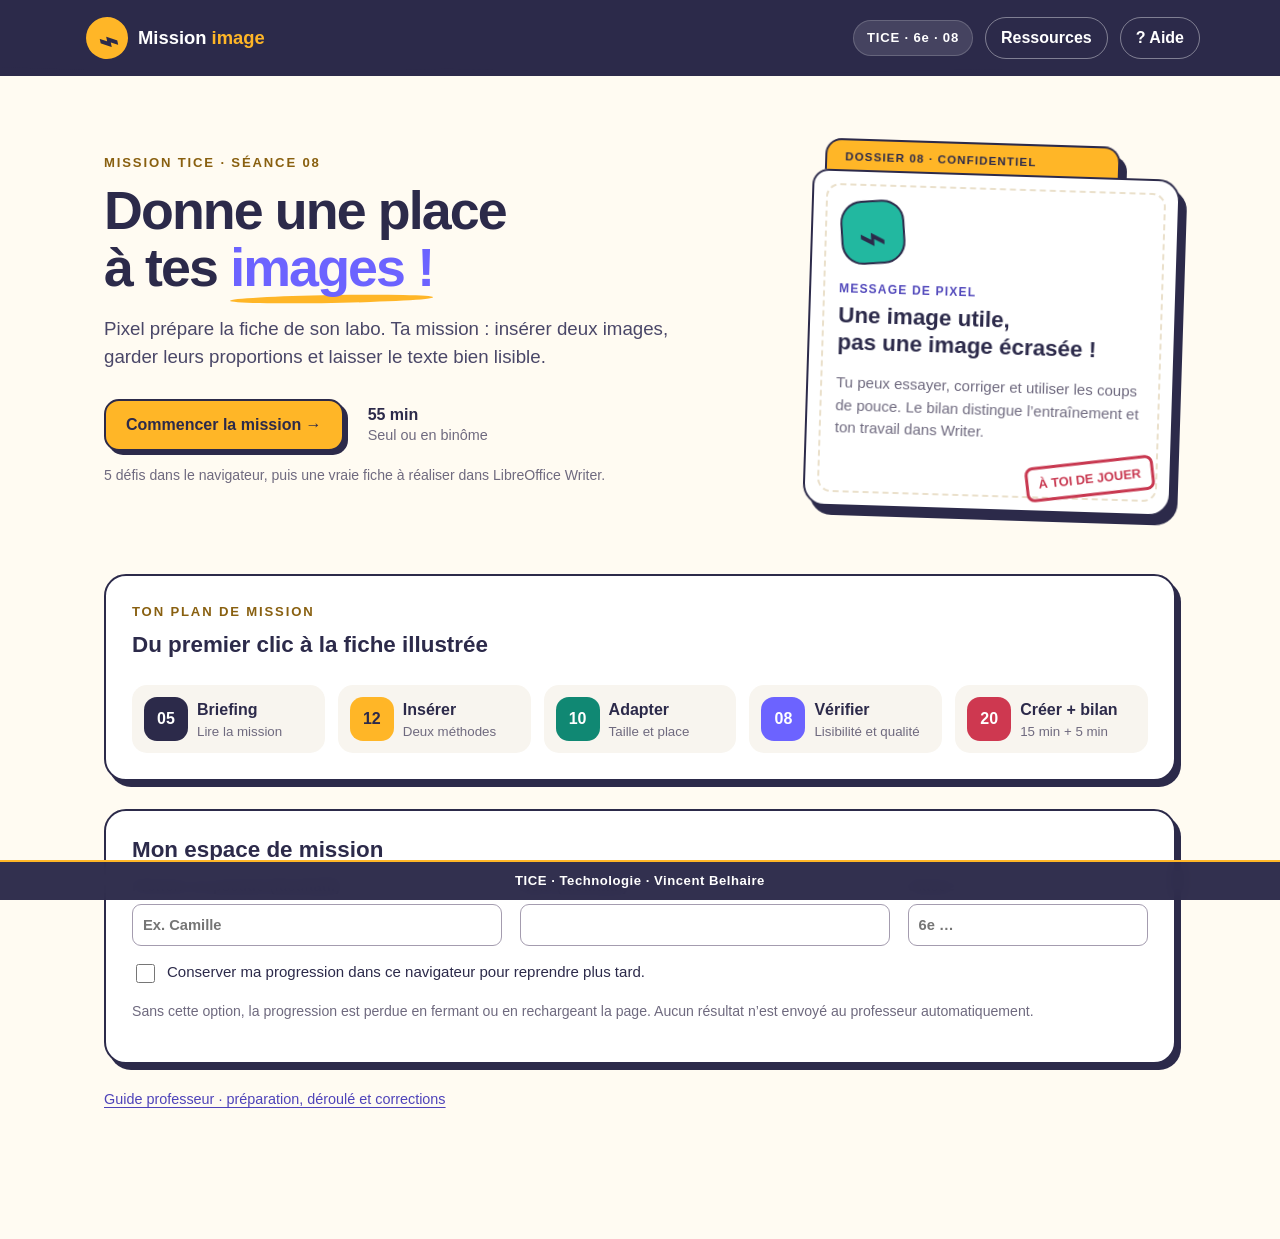
<file: index.html>
<!doctype html>
<html lang="fr">
<head>
<meta charset="utf-8">
<meta name="viewport" content="width=device-width, initial-scale=1">
<meta name="theme-color" content="#2c2a4a">
<meta name="description" content="Mission image : insérer, redimensionner et placer des images dans Writer. TICE 6e, séance de 55 minutes, avec bilan imprimable.">
<title>Mission image · TICE 6e · Séance 08</title>
<link rel="icon" href="data:image/svg+xml,%3Csvg xmlns='http://www.w3.org/2000/svg' viewBox='0 0 64 64'%3E%3Crect width='64' height='64' rx='16' fill='%232c2a4a'/%3E%3Crect x='12' y='14' width='40' height='34' rx='4' fill='%23ffb627'/%3E%3Cpath d='M15 43l12-13 8 8 8-11 8 16' fill='%2322b8a0'/%3E%3C/svg%3E">
<link rel="stylesheet" href="style.css">
<script defer src="script.js"></script>
</head>
<body>
<a class="skip-link" href="#main">Aller à la mission</a>
<header class="site-header">
 <button class="brand" type="button" data-go="welcome" aria-label="Retour à l’accueil"><span class="brand-mark" aria-hidden="true">⌁</span><span>Mission <strong>image</strong></span></button>
 <div class="header-actions"><span class="level-pill">TICE · 6e · 08</span><button class="outline-button light" data-resources type="button">Ressources</button><button class="outline-button light" data-help="general" type="button">? Aide</button></div>
</header>
<div class="mission-bar" id="missionBar" hidden>
 <div class="mission-bar__inner"><p id="stepLabel">Défi 1 sur 5</p><div class="progress-track" role="progressbar" aria-label="Critères réussis dans le simulateur" aria-valuemin="0" aria-valuemax="100" aria-valuenow="0"><span id="progressFill"></span></div><p class="score-chip">★ <strong id="scoreValue">0</strong> / 1000</p></div>
 <nav class="step-nav" aria-label="Étapes de la séance"><button type="button" data-go="insert">1 · Insérer</button><button type="button" data-go="drag">2 · Firefox</button><button type="button" data-go="resize">3 · Taille</button><button type="button" data-go="place">4 · Placer</button><button type="button" data-go="quality">5 · Vérifier</button><button type="button" data-go="practice">6 · Dans Writer</button><button type="button" data-go="report">Bilan</button></nav>
</div>
<main id="main">
<noscript><p class="instruction-card">Active JavaScript pour utiliser les défis. La galerie et le guide professeur restent consultables.</p></noscript>
<section class="screen is-active welcome-screen" id="welcome" aria-labelledby="welcomeTitle">
 <div class="welcome-grid">
  <div class="welcome-copy"><p class="eyebrow">MISSION TICE · SÉANCE 08</p><h1 id="welcomeTitle" tabindex="-1">Donne une place<br>à tes <span>images !</span></h1><p class="lede">Pixel prépare la fiche de son labo. Ta mission : insérer deux images, garder leurs proportions et laisser le texte bien lisible.</p><div class="start-row"><button class="primary-button" id="startButton" type="button">Commencer la mission →</button><p><strong>55 min</strong><br><span>Seul ou en binôme</span></p></div><p class="small-note">5 défis dans le navigateur, puis une vraie fiche à réaliser dans LibreOffice Writer.</p></div>
  <div class="mission-dossier"><div class="dossier-tab">DOSSIER 08 · CONFIDENTIEL</div><div class="dossier-paper"><div class="pixel-avatar" aria-hidden="true">⌁</div><p class="dossier-kicker">MESSAGE DE PIXEL</p><h2>Une image utile,<br>pas une image écrasée !</h2><p>Tu peux essayer, corriger et utiliser les coups de pouce. Le bilan distingue l’entraînement et ton travail dans Writer.</p><div class="stamp">À TOI DE JOUER</div></div></div>
 </div>
 <div class="resume-card" id="resumeCard" hidden><strong>Une progression est enregistrée sur cet ordinateur.</strong><p>Ne reprends que ton propre travail.</p><button class="primary-button" id="resumeButton" type="button">Reprendre ma mission</button><button class="secondary-button" id="forgetSaved" type="button">Effacer cette progression</button></div>
 <div class="briefing-card"><p class="eyebrow">TON PLAN DE MISSION</p><h2>Du premier clic à la fiche illustrée</h2><ol class="timeline"><li><span class="time">05</span><strong>Briefing</strong><small>Lire la mission</small></li><li><span class="time amber">12</span><strong>Insérer</strong><small>Deux méthodes</small></li><li><span class="time teal">10</span><strong>Adapter</strong><small>Taille et place</small></li><li><span class="time purple">08</span><strong>Vérifier</strong><small>Lisibilité et qualité</small></li><li><span class="time coral">20</span><strong>Créer + bilan</strong><small>15 min + 5 min</small></li></ol></div>
 <div class="card identity-card"><h2>Mon espace de mission</h2><div class="identity-fields"><label>Prénom ou pseudo (facultatif)<input id="firstName" maxlength="35" autocomplete="off" placeholder="Ex. Camille"></label><label>Nom (facultatif)<input id="lastName" maxlength="45" autocomplete="off"></label><label>Classe<input id="className" maxlength="15" autocomplete="off" placeholder="6e …"></label></div><label class="checkline"><input type="checkbox" id="remember"> Conserver ma progression dans ce navigateur pour reprendre plus tard.</label><p class="small-note" id="storageInfo">Sans cette option, la progression est perdue en fermant ou en rechargeant la page. Aucun résultat n’est envoyé au professeur automatiquement.</p></div>
 <p class="teacher-link"><a href="enseignant/guide.html" data-doc="enseignant/guide.html" target="_blank" rel="noopener">Guide professeur · préparation, déroulé et corrections</a></p>
</section>

<section class="screen challenge-screen" id="insert" aria-labelledby="insertTitle" hidden>
 <div class="challenge-heading"><div><p class="eyebrow">DÉFI 01 · INSÉRER UNE IMAGE LOCALE</p><h1 id="insertTitle" tabindex="-1">La bonne image, au bon endroit</h1></div><button class="hint-button" type="button" data-help="insert">💡 Coup de pouce</button></div>
 <div class="instruction-card"><span class="instruction-number">1</span><div><p class="instruction-label">ENTRAÎNEMENT · INTERFACE SIMPLIFIÉE</p><p>Ouvre <strong>Insertion &gt; Image</strong>, choisis <strong>robot_pixel.png</strong>, puis insère-le dans la fiche.</p></div></div>
 <div class="writer-shell"><div class="window-titlebar"><span>Le_labo_de_Pixel.odt — Writer simulé</span><span aria-hidden="true">— □ ×</span></div><div class="menu-bar"><span>Fichier</span><span>Édition</span><span>Affichage</span><div class="menu-wrap"><button type="button" id="insertMenuBtn" aria-expanded="false" aria-controls="insertMenu">Insertion ▾</button><div class="app-menu" id="insertMenu" hidden><button type="button" id="chooseImage">▧ Image…</button><span>Tableau…</span><span>Caractère spécial…</span></div></div><span>Format</span></div><div class="writer-workspace"><article class="paper"><h2>Le labo de Pixel</h2><p>Au labo de Pixel, les élèves imaginent des objets pour leur collège.</p><div class="image-placeholder" id="localImagePlace">▧<br>Ton image apparaîtra ici.</div><figure id="localImageResult" hidden><img data-img="robot" alt="Pixel, petit robot illustré, inséré dans la page"><figcaption>Pixel, le robot du labo.</figcaption></figure></article></div></div>
 <div class="feedback" id="fb-insert" role="status">Commence par le menu Insertion.</div>
 <div class="card mini-quiz" data-quiz="embed"><p class="eyebrow">LE DOCUMENT DOIT VOYAGER</p><h2>Si l’option « Lier » est proposée, que faire pour garder l’image dans le document ?</h2><div class="answer-grid"><button type="button" data-answer="link">Cocher « Lier » : le document utilisera le fichier d’origine.</button><button type="button" data-answer="embed">Ne pas cocher « Lier » : incorporer une copie de l’image.</button></div><p class="feedback" id="fb-embed" role="status">Choisis la solution adaptée à un document à rendre.</p></div>
 <div class="screen-actions"><button class="secondary-button" type="button" data-go="welcome">← Accueil</button><button class="primary-button" type="button" data-go="drag">Défi suivant →</button></div>
</section>

<section class="screen challenge-screen" id="drag" aria-labelledby="dragTitle" hidden>
 <div class="challenge-heading"><div><p class="eyebrow">DÉFI 02 · DE FIREFOX À WRITER</p><h1 id="dragTitle" tabindex="-1">Attrape l’image, pas le lien !</h1></div><button class="hint-button" type="button" data-help="drag">💡 Coup de pouce</button></div>
 <div class="instruction-card teal-card"><span class="instruction-number">2</span><div><p class="instruction-label">SIMULATION · DEUX FENÊTRES CÔTE À CÔTE</p><p>Fais glisser <strong>l’image du jardin</strong> vers la zone de la fiche. Maintiens le bouton gauche, déplace la souris, puis relâche.</p></div></div>
 <div class="split-lab"><div class="browser-shell"><div class="window-titlebar">Firefox simulé · Galerie de Pixel</div><div class="fake-address">⌕ galerie de la séance · hors ligne</div><div class="gallery-tile"><p class="tag">IMAGE AUTORISÉE POUR L’EXERCICE</p><img data-img="garden" id="dragGarden" draggable="true" tabindex="0" alt="Jardin solaire à faire glisser vers la fiche"><p>Le jardin solaire du collège</p><button class="secondary-button small-button" id="selectGarden" type="button">Sélectionner cette image</button><p class="small-note">Alternative au glissement : sélectionne l’image, puis clique sur la zone de dépôt.</p></div></div><div class="writer-shell"><div class="window-titlebar">Writer simulé · Ma fiche</div><div class="writer-workspace compact"><article class="paper"><h2>Un jardin plein d’idées</h2><p>Voici le deuxième projet du labo de Pixel.</p><button type="button" class="drop-zone" id="gardenDrop" aria-label="Déposer l’image du jardin dans la fiche"><span>▧<br>Dépose l’image ici.</span></button></article></div></div></div>
 <div class="feedback" id="fb-drag" role="status">L’image doit quitter la galerie et apparaître dans la fiche.</div>
 <div class="card mini-quiz" data-quiz="fallback"><p class="eyebrow">DANS LES VRAIS LOGICIELS</p><h2>Le glisser-déposer ne donne qu’un lien, ou ne fonctionne pas. Que faire ?</h2><div class="answer-grid"><button type="button" data-answer="retry">Répéter le geste sans vérifier ce qui apparaît.</button><button type="button" data-answer="save">Enregistrer l’image, puis utiliser Insertion &gt; Image dans Writer.</button><button type="button" data-answer="url">Coller l’adresse de la page à la place de l’image.</button></div><p class="feedback" id="fb-fallback" role="status">Cherche une autre méthode fiable.</p></div>
 <div class="screen-actions"><button class="secondary-button" type="button" data-go="insert">← Retour</button><button class="primary-button" type="button" data-go="resize">Défi suivant →</button></div>
</section>

<section class="screen challenge-screen" id="resize" aria-labelledby="resizeTitle" hidden>
 <div class="challenge-heading"><div><p class="eyebrow">DÉFI 03 · REDIMENSIONNER</p><h1 id="resizeTitle" tabindex="-1">Plus petit, pas plus aplati</h1></div><button class="hint-button" type="button" data-help="resize">💡 Coup de pouce</button></div>
 <div class="instruction-card purple-card"><span class="instruction-number">3</span><div><p class="instruction-label">OBJECTIF · 8 CM DE LARGEUR</p><p>L’image mesure 12 × 7,5 cm. Active <strong>Conserver le ratio</strong>, puis règle sa largeur à <strong>8 cm</strong>. Sa hauteur doit devenir <strong>5 cm</strong>.</p></div></div>
 <div class="resize-lab"><div class="resize-stage"><div class="resize-object" id="resizeObject"><img data-img="robot" alt="Robot dont les dimensions changent pendant l’exercice" draggable="false"><span class="corner-mark tl"></span><span class="corner-mark tr"></span><span class="corner-mark bl"></span><button class="corner-handle" type="button" id="cornerHandle" aria-label="Poignée de coin : déplacer à la souris ou utiliser les flèches gauche et droite"></button></div><p class="size-readout" id="sizeReadout">12 × 7,5 cm</p><p class="small-note">Tu peux aussi tester la poignée de coin. Les champs permettent un réglage précis.</p></div><div class="card settings-panel"><h2>Position et taille</h2><p class="small-note">Commandes simplifiées pour s’entraîner.</p><label>Largeur (cm)<input id="imageWidth" type="number" min="2" max="14" step="0.1" value="12" inputmode="decimal"></label><label>Hauteur (cm)<input id="imageHeight" type="number" min="1" max="10" step="0.1" value="7.5" inputmode="decimal"></label><label class="checkline"><input id="keepRatio" type="checkbox"> Conserver le ratio</label><button class="primary-button" id="checkSize" type="button">Vérifier les dimensions</button><button class="text-button" id="resetSize" type="button">Rétablir 12 × 7,5 cm</button></div></div>
 <div class="feedback" id="fb-resize" role="status">Observe les proportions du robot pendant tes essais.</div>
 <div class="card mini-quiz" data-quiz="pixels"><h2>Une toute petite image devient floue quand on l’agrandit beaucoup. Quelle solution choisir ?</h2><div class="answer-grid"><button type="button" data-answer="stretch">L’étirer encore : cela ajoutera des détails.</button><button type="button" data-answer="source">Utiliser une image source de meilleure définition, ou l’afficher plus petite.</button></div><p class="feedback" id="fb-pixels" role="status">La taille dans la page et le nombre de pixels sont deux choses différentes.</p></div>
 <div class="screen-actions"><button class="secondary-button" type="button" data-go="drag">← Retour</button><button class="primary-button" type="button" data-go="place">Défi suivant →</button></div>
</section>

<section class="screen challenge-screen" id="place" aria-labelledby="placeTitle" hidden>
 <div class="challenge-heading"><div><p class="eyebrow">DÉFI 04 · DÉPLACER SANS CACHER</p><h1 id="placeTitle" tabindex="-1">À chacun sa place</h1></div><button class="hint-button" type="button" data-help="place">💡 Coup de pouce</button></div>
 <div class="instruction-card coral-card"><span class="instruction-number">4</span><div><p class="instruction-label">UNE MÉTHODE SIMPLE POUR CETTE FICHE</p><p>Ancre l’image <strong>comme caractère</strong>, centre <strong>son paragraphe</strong>, puis place-la <strong>juste après le premier paragraphe</strong>.</p></div></div>
 <div class="placement-controls card"><label>Ancrage<select id="anchorSelect"><option value="paragraph">Au paragraphe</option><option value="inline">Comme caractère</option></select></label><label>Alignement du paragraphe de l’image<select id="alignSelect"><option value="left">À gauche</option><option value="center">Centré</option><option value="right">À droite</option></select></label><button class="primary-button" id="checkAnchor" type="button">Vérifier mes réglages</button></div>
 <div class="placement-stage"><article class="paper placement-paper" id="placementPaper"><h2>Le labo de Pixel</h2><p>Au labo de Pixel, les élèves imaginent des objets pour leur collège. Une image aide à comprendre leur projet.</p><button class="position-slot" data-slot="intro" type="button">① Après le premier paragraphe</button><div class="movable-image floating" id="movableImage" draggable="true" tabindex="0" role="button" aria-label="Image à déplacer ; la sélectionner puis cliquer sur une destination"><img data-img="robot" alt="Pixel, image à repositionner" draggable="false"><span class="move-label">↔ Déplace-moi</span></div><p>La fiche présente aussi un jardin solaire. Chaque illustration doit laisser tous les mots visibles.</p><button class="position-slot" data-slot="end" type="button">② Après le deuxième paragraphe</button></article><aside class="placement-note"><strong>Regarde ce qui change.</strong><p id="anchorExplain">Ici, l’image flotte au-dessus du texte : elle peut le masquer.</p><p>Déplacement accessible : clique sur l’image, puis sur l’emplacement choisi.</p><p class="small-note">Dans Writer, tu peux aussi couper l’image, cliquer dans un paragraphe vide, puis la coller.</p></aside></div>
 <div class="feedback" id="fb-anchor" role="status">Vérifie d’abord l’ancrage et l’alignement.</div><div class="feedback" id="fb-move" role="status">Puis déplace l’image vers l’emplacement ①.</div>
 <div class="screen-actions"><button class="secondary-button" type="button" data-go="resize">← Retour</button><button class="primary-button" type="button" data-go="quality">Défi suivant →</button></div>
</section>

<section class="screen challenge-screen" id="quality" aria-labelledby="qualityTitle" hidden>
 <div class="challenge-heading"><div><p class="eyebrow">DÉFI 05 · CONTRÔLE QUALITÉ</p><h1 id="qualityTitle" tabindex="-1">Le regard du maquettiste</h1></div><button class="hint-button" type="button" data-help="quality">💡 Coup de pouce</button></div>
 <div class="instruction-card"><span class="instruction-number">5</span><div><p class="instruction-label">4 CONTRÔLES AVANT DE RENDRE</p><p>Choisis une réponse pour chaque situation. Lis le retour et corrige si nécessaire.</p></div></div>
 <div class="card mini-quiz" data-quiz="proportion"><h2>1. Quelle image conserve les proportions du robot ?</h2><div class="answer-grid image-answers"><button type="button" data-answer="squashed"><img data-img="robot" class="distorted" alt="Robot très aplati verticalement"><span>Image A</span></button><button type="button" data-answer="ratio"><img data-img="robot" alt="Robot aux proportions originales"><span>Image B</span></button></div><p class="feedback" id="fb-proportion" role="status">Compare la forme de la tête et des yeux.</p></div>
 <div class="card mini-quiz" data-quiz="readable"><h2>2. Une image cache une partie du texte. Que faut-il améliorer ?</h2><div class="answer-grid"><button type="button" data-answer="font">Diminuer tout le texte jusqu’à ce qu’il tienne autour.</button><button type="button" data-answer="layout">Revoir la place, l’ancrage ou l’adaptation du texte, puis contrôler la lisibilité.</button></div><p class="feedback" id="fb-readable" role="status">Le lecteur doit pouvoir lire chaque phrase.</p></div>
 <div class="card mini-quiz" data-quiz="credits"><h2>3. Pour cette fiche, quelle image choisir ?</h2><div class="answer-grid"><button type="button" data-answer="authorized">Une image fournie pour l’exercice, avec la mention de source demandée.</button><button type="button" data-answer="any">N’importe quelle image trouvée en ligne, sans vérifier les conditions d’utilisation.</button></div><p class="feedback" id="fb-credits" role="status">La galerie de la séance est prévue pour ton travail.</p></div>
 <div class="card mini-quiz" data-quiz="reopen"><h2>4. Comment vérifier le document avant de le rendre ?</h2><div class="answer-grid"><button type="button" data-answer="name">Vérifier seulement son nom dans le dossier.</button><button type="button" data-answer="check">Enregistrer, fermer puis rouvrir le fichier et vérifier les images ainsi que l’aperçu avant impression.</button></div><p class="feedback" id="fb-reopen" role="status">Un fichier enregistré doit aussi être vérifié.</p></div>
 <div class="screen-actions"><button class="secondary-button" type="button" data-go="place">← Retour</button><button class="primary-button" type="button" data-go="practice">À moi dans Writer →</button></div>
</section>

<section class="screen challenge-screen" id="practice" aria-labelledby="practiceTitle" hidden>
 <div class="challenge-heading"><div><p class="eyebrow">MISSION RÉELLE · ENVIRON 15 MIN</p><h1 id="practiceTitle" tabindex="-1">Crée ta fiche illustrée</h1></div><button class="hint-button" type="button" data-help="practice">💡 Coup de pouce</button></div>
 <div class="instruction-card teal-card"><span class="instruction-number">6</span><div><p class="instruction-label">CETTE FOIS, OUVRE LE VRAI LIBREOFFICE WRITER</p><p>Prépare une fiche <strong>sur une page A4</strong>, avec deux images de <strong>8 × 5 cm</strong>, centrées, sans cacher le texte.</p></div></div>
 <div class="resource-grid"><a class="resource-card" data-download="ressources/fiche_depart.odt" href="ressources/fiche_depart.odt" download><span>①</span><strong>Fiche de départ</strong><small>Ouvrir avec Writer · .odt</small></a><a class="resource-card" data-download="assets/robot_pixel.png" href="assets/robot_pixel.png" download><span>②</span><strong>Image du robot</strong><small>Enregistrer dans ton dossier · .png</small></a><button class="resource-card" data-gallery type="button"><span>③</span><strong>Galerie pour Firefox</strong><small>Ouvrir dans un nouvel onglet</small></button><button class="resource-card" data-model type="button"><span>④</span><strong>Fiche modèle</strong><small>Voir le résultat attendu</small></button></div>
 <div class="practice-grid"><div class="card"><h2>Ton cahier des charges</h2><ol class="mission-steps"><li><strong>Enregistre une copie</strong> de la fiche sous <code>Mission_image_Prenom.odt</code> dans <code>P: &gt; Documents &gt; TICE &gt; Documents</code> (ou le dossier indiqué par ton professeur).</li><li>Remplace la ligne <strong>[IMAGE 1…]</strong> par le robot en passant par <strong>Insertion &gt; Image</strong>. Ne coche pas « Lier » si cette option apparaît.</li><li>Dans <strong>Firefox</strong>, ouvre la galerie. Place Firefox et Writer côte à côte. Fais glisser <strong>l’image du jardin</strong> à la place de la ligne <strong>[IMAGE 2…]</strong>.</li><li>Pour chaque image : conserve le ratio et règle la largeur à <strong>8 cm</strong> ; la hauteur devient <strong>5 cm</strong>. Ancre-la <strong>comme caractère</strong>, sur son propre paragraphe, puis centre ce paragraphe.</li><li>Garde les légendes et la source. Enregistre, ferme et rouvre ta fiche. Vérifie qu’elle tient sur <strong>une seule page</strong> et que les images sont toujours visibles.</li></ol><details><summary>Le glissement depuis Firefox ne fonctionne pas ?</summary><p>Enregistre l’image du jardin depuis la galerie, puis utilise <strong>Insertion &gt; Image</strong>. Autre possibilité selon l’installation : clic droit sur l’image dans Firefox, <strong>Copier l’image</strong>, puis colle dans Writer. Note ci-dessous la méthode réellement utilisée.</p></details><p class="small-note">Les menus peuvent légèrement varier selon la version de Writer. Le navigateur ne peut pas observer ton fichier .odt ni vérifier tes gestes dans les autres logiciels.</p></div><div class="card"><h2>Mon autocontrôle</h2><p>Ne coche qu’après avoir vérifié ton document.</p><div id="practiceChecks"></div><label class="block-label">Méthode réellement utilisée pour le jardin<select id="realMethod"><option value="">À renseigner</option><option value="drag">Glisser-déposer depuis Firefox</option><option value="file">Image enregistrée puis Insertion &gt; Image</option><option value="copy">Copier l’image puis coller</option><option value="notdone">Pas encore réalisé</option></select></label><label class="block-label">Nom de mon fichier<input type="text" id="realFilename" maxlength="80" placeholder="Mission_image_Camille.odt" autocomplete="off"></label><label class="block-label">Mon dossier (facultatif)<input type="text" id="realPath" maxlength="110" placeholder="P:\Documents\TICE\Documents" autocomplete="off"></label><p class="feedback" id="practiceStatus" role="status">0 / 7 vérifications déclarées.</p></div></div>
 <div class="card bonus-card"><p class="eyebrow">BONUS FACULTATIF · SANS POINTS</p><h2>Une autre mise en page</h2><p>Dans une <strong>copie</strong> de ta fiche, essaie une image ancrée <strong>au paragraphe</strong> et une adaptation du texte <strong>Parallèle</strong>. Déplace-la près du paragraphe qu’elle illustre. Garde une largeur de texte confortable. Utilise <kbd>Ctrl</kbd> + <kbd>Z</kbd> pour revenir en arrière.</p></div>
 <div class="screen-actions"><button class="secondary-button" type="button" data-go="quality">← Retour</button><button class="primary-button" type="button" data-go="report">Voir mon bilan →</button></div>
</section>

<section class="screen final-screen" id="report" aria-labelledby="reportTitle" hidden>
 <p class="eyebrow">TICE 6e · SÉANCE 08 · MISSION IMAGE</p><h1 id="reportTitle" tabindex="-1">Mon bilan de mission</h1><p class="final-intro">Insérer, redimensionner et placer une image dans un document.</p>
 <div class="report-identity"><p><span>Prénom / nom</span><strong id="reportName">À compléter</strong></p><p><span>Classe</span><strong id="reportClass">6e …</strong></p><p><span>Date</span><strong id="reportDate"></strong></p><button class="text-button no-print" type="button" data-go="welcome">Modifier mon identité</button></div>
 <div class="report-stats"><div class="score-card"><span>ENTRAÎNEMENT DANS LE NAVIGATEUR</span><strong id="reportScore">0 / 1000</strong><p><b id="reportPercent">0 %</b> des points obtenus</p><p class="star-row" id="reportStars" aria-label="Aucune étoile">☆ ☆ ☆</p></div><div class="stats-card"><h2>Mon parcours</h2><div class="stat-grid"><p><strong id="reportDone">0 / 12</strong><span>critères réussis</span></p><p><strong id="reportErrors">0</strong><span>essai(s) à corriger</span></p><p><strong id="reportHints">0</strong><span>ouverture(s) d’aide</span></p><p><strong id="reportTime">0 min</strong><span>temps actif sur le site</span></p></div><p class="first-try" id="firstTry"></p></div></div>
 <p class="report-explanation">Les points sont obtenus après réussite, même après correction. Ils évaluent les exercices du site, <strong>pas le fichier Writer</strong>. Les aides ne retirent pas de points.</p>
 <div class="card report-details"><h2>Mes compétences dans le simulateur</h2><div class="table-scroll"><table class="report-table"><thead><tr><th scope="col">Compétence et actions réussies</th><th scope="col">Points</th><th scope="col">Essais à corriger</th><th scope="col">Aides</th><th scope="col">Repère</th></tr></thead><tbody id="skillsRows"></tbody></table></div><p class="report-legend">Acquis = tous les critères réussis · En cours = une partie réussie · À revoir = essayé, non réussi · Non réalisé = aucun essai.</p></div>
 <div class="card report-practice"><div class="details-heading"><h2>Mon travail réel dans Writer</h2><strong id="reportPracticeCount">0 / 7</strong></div><p class="declaration">Autocontrôle déclaré par l’élève ; validation à faire par le professeur.</p><div class="report-check-grid" id="reportChecks"></div><p class="report-file"><strong>Fichier :</strong> <span id="reportFilename">Non renseigné</span><br><strong>Dossier :</strong> <span id="reportPath">Non renseigné</span><br><strong>Pour le jardin :</strong> <span id="reportMethod">Méthode non renseignée</span></p></div>
 <div class="learning-grid"><article><h2>★ Mon point fort</h2><p id="strongPoint"></p></article><article><h2>↗ Mon prochain objectif</h2><p id="nextGoal"></p></article></div>
 <div class="reflection"><label>Je sais maintenant…<textarea id="reflection" maxlength="180" rows="2" placeholder="Écris ce que tu as appris (180 caractères maximum)."></textarea></label><p class="print-only" id="reflectionPrint"></p></div>
 <div class="teacher-validation"><strong>Validation professeur</strong><p>□ Réussi en autonomie &nbsp; □ Réussi avec aide &nbsp; □ À poursuivre</p><p>Observation : ...........................................................................................................................</p></div>
 <p class="print-signature">TICE · Technologie · Vincent Belhaire — Collection « Le Bureau Mystère » — Séance 08</p>
 <div class="final-actions no-print"><button class="secondary-button" type="button" data-go="practice">← Revoir mon travail</button><button class="primary-button" id="printButton" type="button">Imprimer mon bilan</button><button class="secondary-button" id="exportButton" type="button">Exporter les résultats (.json)</button><button class="text-button" id="newStudent" type="button">Nouvel élève · tout effacer</button></div>
 <p class="small-note no-print">Impression : A4 portrait, échelle 100 %, en-têtes/pieds de page du navigateur désactivés. Seul le bilan s’imprime, même depuis une autre étape. Le temps indiqué exclut le travail effectué hors de cet onglet.</p>
</section>
</main>
<footer class="site-signature">TICE · Technologie · Vincent Belhaire</footer>
<dialog id="fileDialog" class="file-dialog"><form method="dialog"><button class="dialog-close" aria-label="Fermer" value="cancel">×</button></form><p class="eyebrow">CHOISIR UN FICHIER · SIMULATION</p><h2>Insérer une image</h2><p class="file-path">P: › Documents › TICE › Images</p><div class="file-list" role="group" aria-label="Fichiers disponibles"><button type="button" data-file="pdf"><span>▤</span><strong>consigne.pdf</strong><small>Document PDF</small></button><button type="button" data-file="robot"><img data-img="robot" alt="Aperçu du robot"><strong>robot_pixel.png</strong><small>Image PNG · 800 × 500 pixels</small></button><button type="button" data-file="garden"><img data-img="garden" alt="Aperçu du jardin"><strong>jardin_solaire.png</strong><small>Image PNG · 800 × 500 pixels</small></button></div><p id="fileChoice" role="status">Aucun fichier sélectionné.</p><button class="primary-button" type="button" id="confirmInsert">Ouvrir / Insérer</button></dialog>
<dialog id="helpDialog" class="help-dialog"><button class="dialog-close" data-close type="button" aria-label="Fermer l’aide">×</button><p class="eyebrow" id="helpKicker">COUP DE POUCE</p><h2 id="helpTitle"></h2><div id="helpBody"></div><button class="primary-button" type="button" data-close>J’ai compris !</button></dialog>
<dialog id="modelDialog" class="model-dialog"><button class="dialog-close" data-close type="button" aria-label="Fermer le modèle">×</button><p class="eyebrow">RÉSULTAT ATTENDU · UNE PAGE A4</p><article class="model-paper"><h2>Le labo de Pixel</h2><p>Au labo de Pixel, les élèves imaginent des objets pour leur collège. Ils présentent leurs idées avec un texte court et une image bien choisie.</p><figure><img data-img="robot" alt="Robot Pixel, centré et non déformé"><figcaption>Pixel, le robot du labo.</figcaption></figure><p>Le projet du jour réunit un robot et un jardin équipé de panneaux solaires. La fiche doit rester facile à lire : les images illustrent le texte sans le cacher.</p><figure><img data-img="garden" alt="Jardin solaire, centré et non déformé"><figcaption>Le jardin solaire imaginé pour le collège.</figcaption></figure><p class="model-source">Illustrations : ressources pédagogiques de la séance « Mission image ».</p></article><p class="small-note">Chaque image : 8 × 5 cm dans le vrai document. Ce modèle à l’écran n’est pas à l’échelle physique.</p><button class="primary-button" type="button" data-close>Revenir à ma fiche</button></dialog>
<div id="toast" class="toast" role="status" hidden></div>
</body>
</html>
</file>
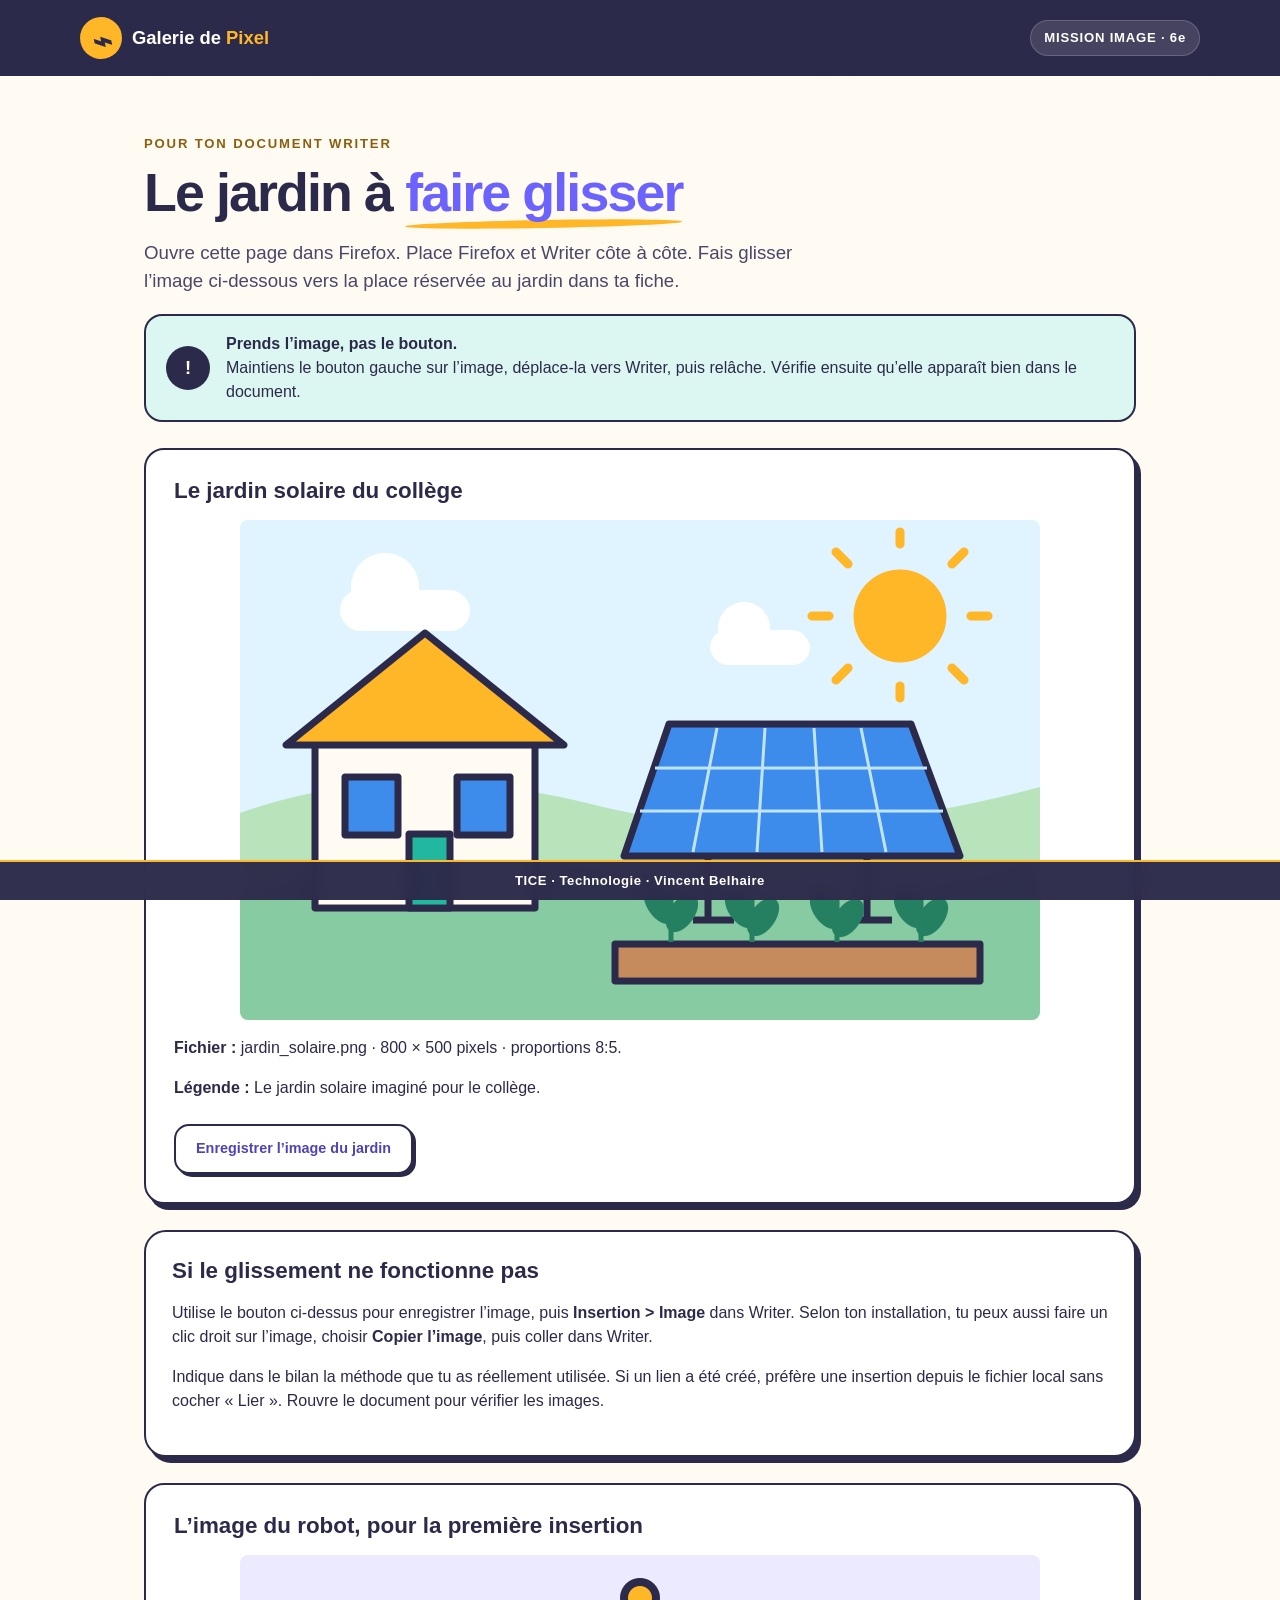
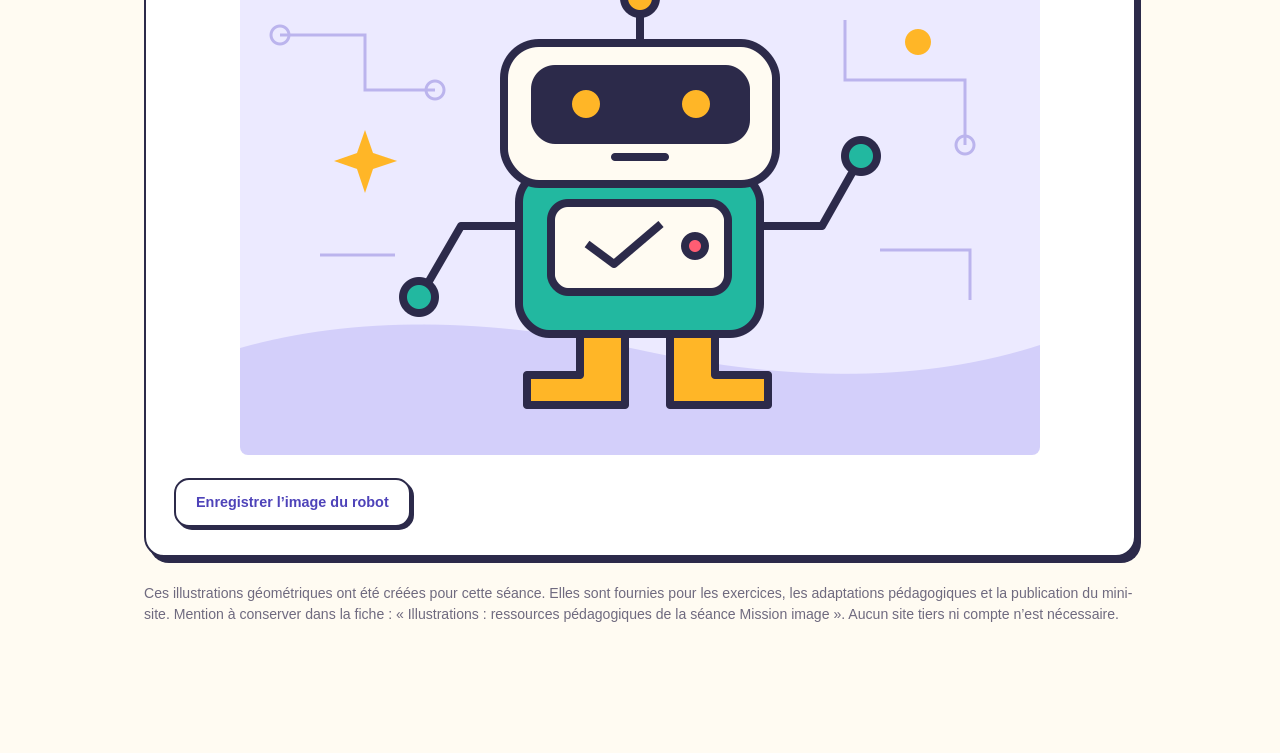
<file: galerie.html>
<!doctype html><html lang="fr"><head><meta charset="utf-8"><meta name="viewport" content="width=device-width, initial-scale=1"><title>Galerie de Pixel · Mission image</title><link rel="stylesheet" href="style.css"></head><body class="gallery-page"><header class="site-header"><div class="brand"><span class="brand-mark">⌁</span><span>Galerie de <strong>Pixel</strong></span></div><span class="level-pill">MISSION IMAGE · 6e</span></header><main><p class="eyebrow">POUR TON DOCUMENT WRITER</p><h1>Le jardin à <span>faire glisser</span></h1><p class="lede">Ouvre cette page dans Firefox. Place Firefox et Writer côte à côte. Fais glisser l’image ci-dessous vers la place réservée au jardin dans ta fiche.</p><div class="instruction-card teal-card"><span class="instruction-number">!</span><div><strong>Prends l’image, pas le bouton.</strong><p>Maintiens le bouton gauche sur l’image, déplace-la vers Writer, puis relâche. Vérifie ensuite qu’elle apparaît bien dans le document.</p></div></div><article class="gallery-original"><h2>Le jardin solaire du collège</h2><img src="assets/jardin_solaire.png" width="800" height="500" alt="Illustration d’un collège, d’un jardin et de panneaux solaires" draggable="true" style="height:auto"><p><strong>Fichier :</strong> jardin_solaire.png · 800 × 500 pixels · proportions 8:5.</p><p><strong>Légende :</strong> Le jardin solaire imaginé pour le collège.</p><a class="secondary-button" href="assets/jardin_solaire.png" download="jardin_solaire.png">Enregistrer l’image du jardin</a></article><div class="card"><h2>Si le glissement ne fonctionne pas</h2><p>Utilise le bouton ci-dessus pour enregistrer l’image, puis <strong>Insertion &gt; Image</strong> dans Writer. Selon ton installation, tu peux aussi faire un clic droit sur l’image, choisir <strong>Copier l’image</strong>, puis coller dans Writer.</p><p>Indique dans le bilan la méthode que tu as réellement utilisée. Si un lien a été créé, préfère une insertion depuis le fichier local sans cocher « Lier ». Rouvre le document pour vérifier les images.</p></div><article class="gallery-original"><h2>L’image du robot, pour la première insertion</h2><img src="assets/robot_pixel.png" width="800" height="500" alt="Illustration du robot Pixel, turquoise, blanc et jaune" draggable="true" style="height:auto"><a class="secondary-button" href="assets/robot_pixel.png" download="robot_pixel.png">Enregistrer l’image du robot</a></article><p class="small-note">Ces illustrations géométriques ont été créées pour cette séance. Elles sont fournies pour les exercices, les adaptations pédagogiques et la publication du mini-site. Mention à conserver dans la fiche : « Illustrations : ressources pédagogiques de la séance Mission image ». Aucun site tiers ni compte n’est nécessaire.</p></main><footer class="site-signature">TICE · Technologie · Vincent Belhaire</footer></body></html>
</file>
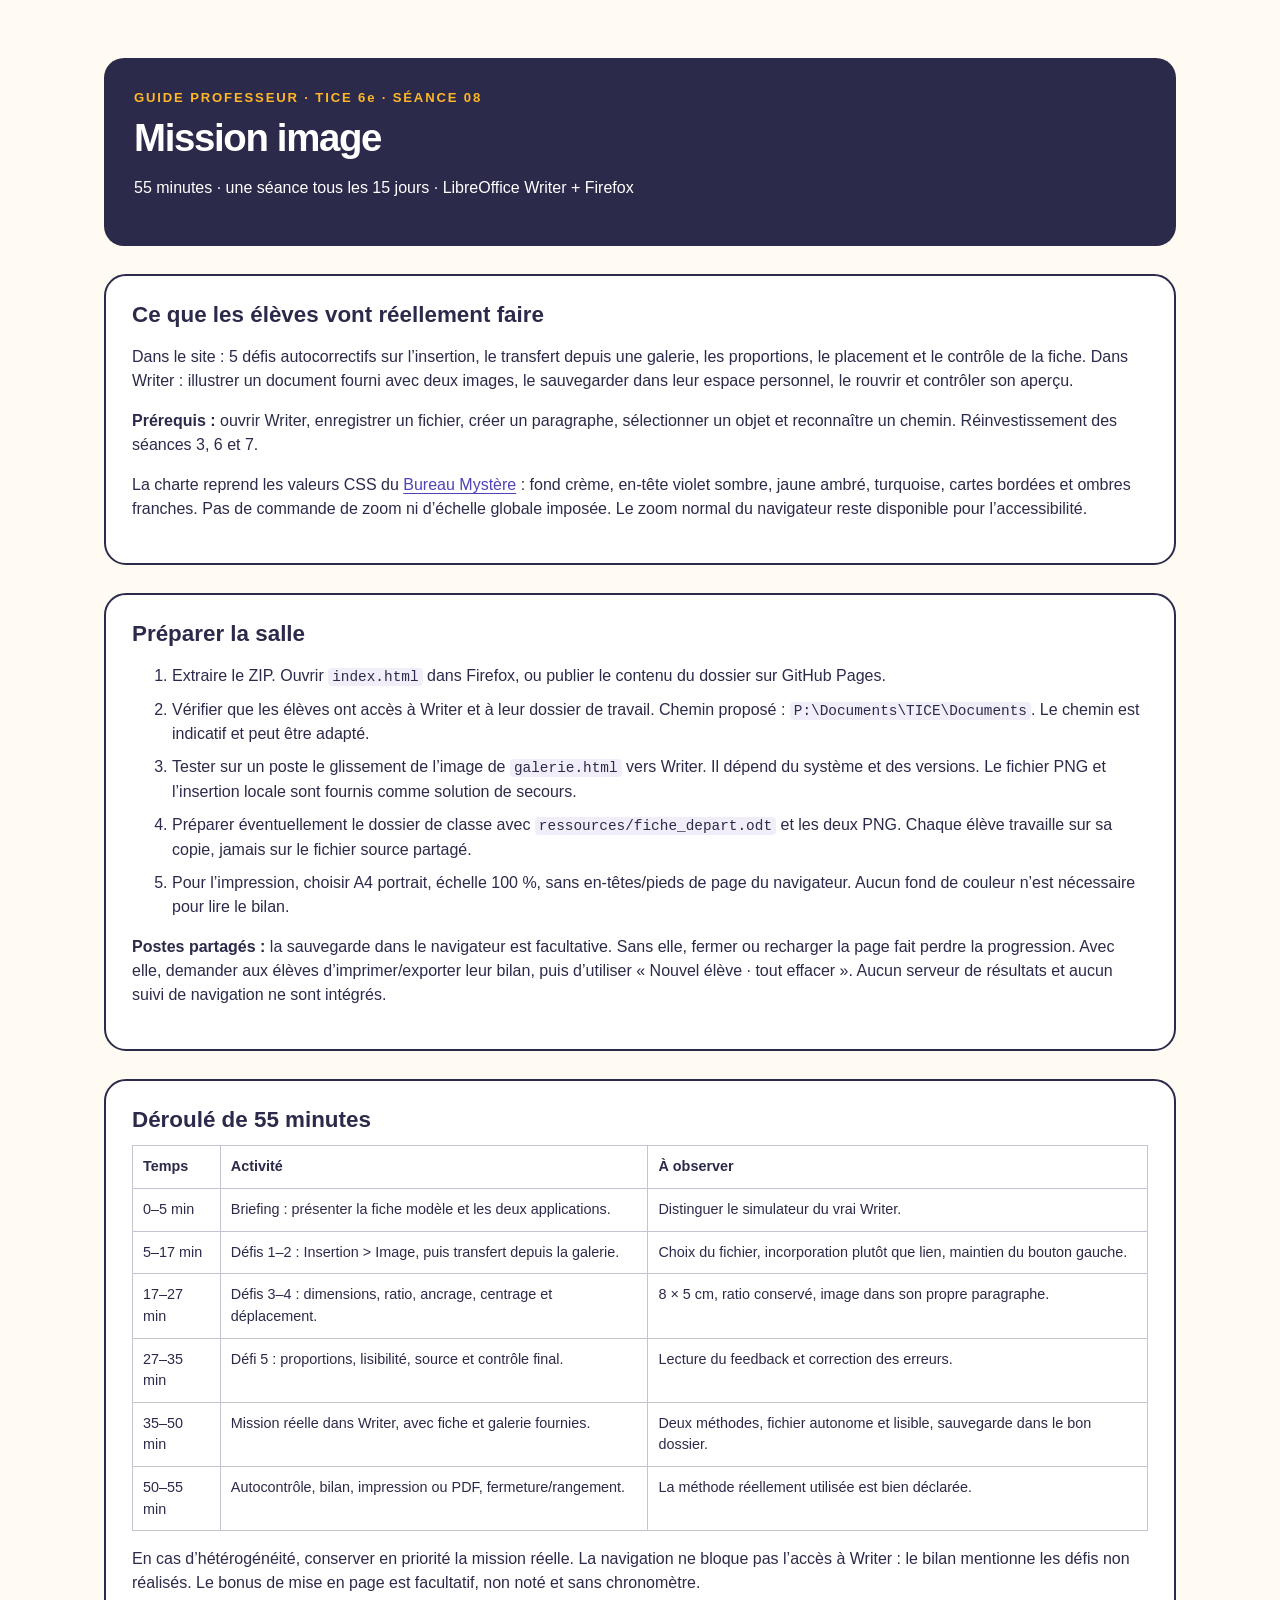
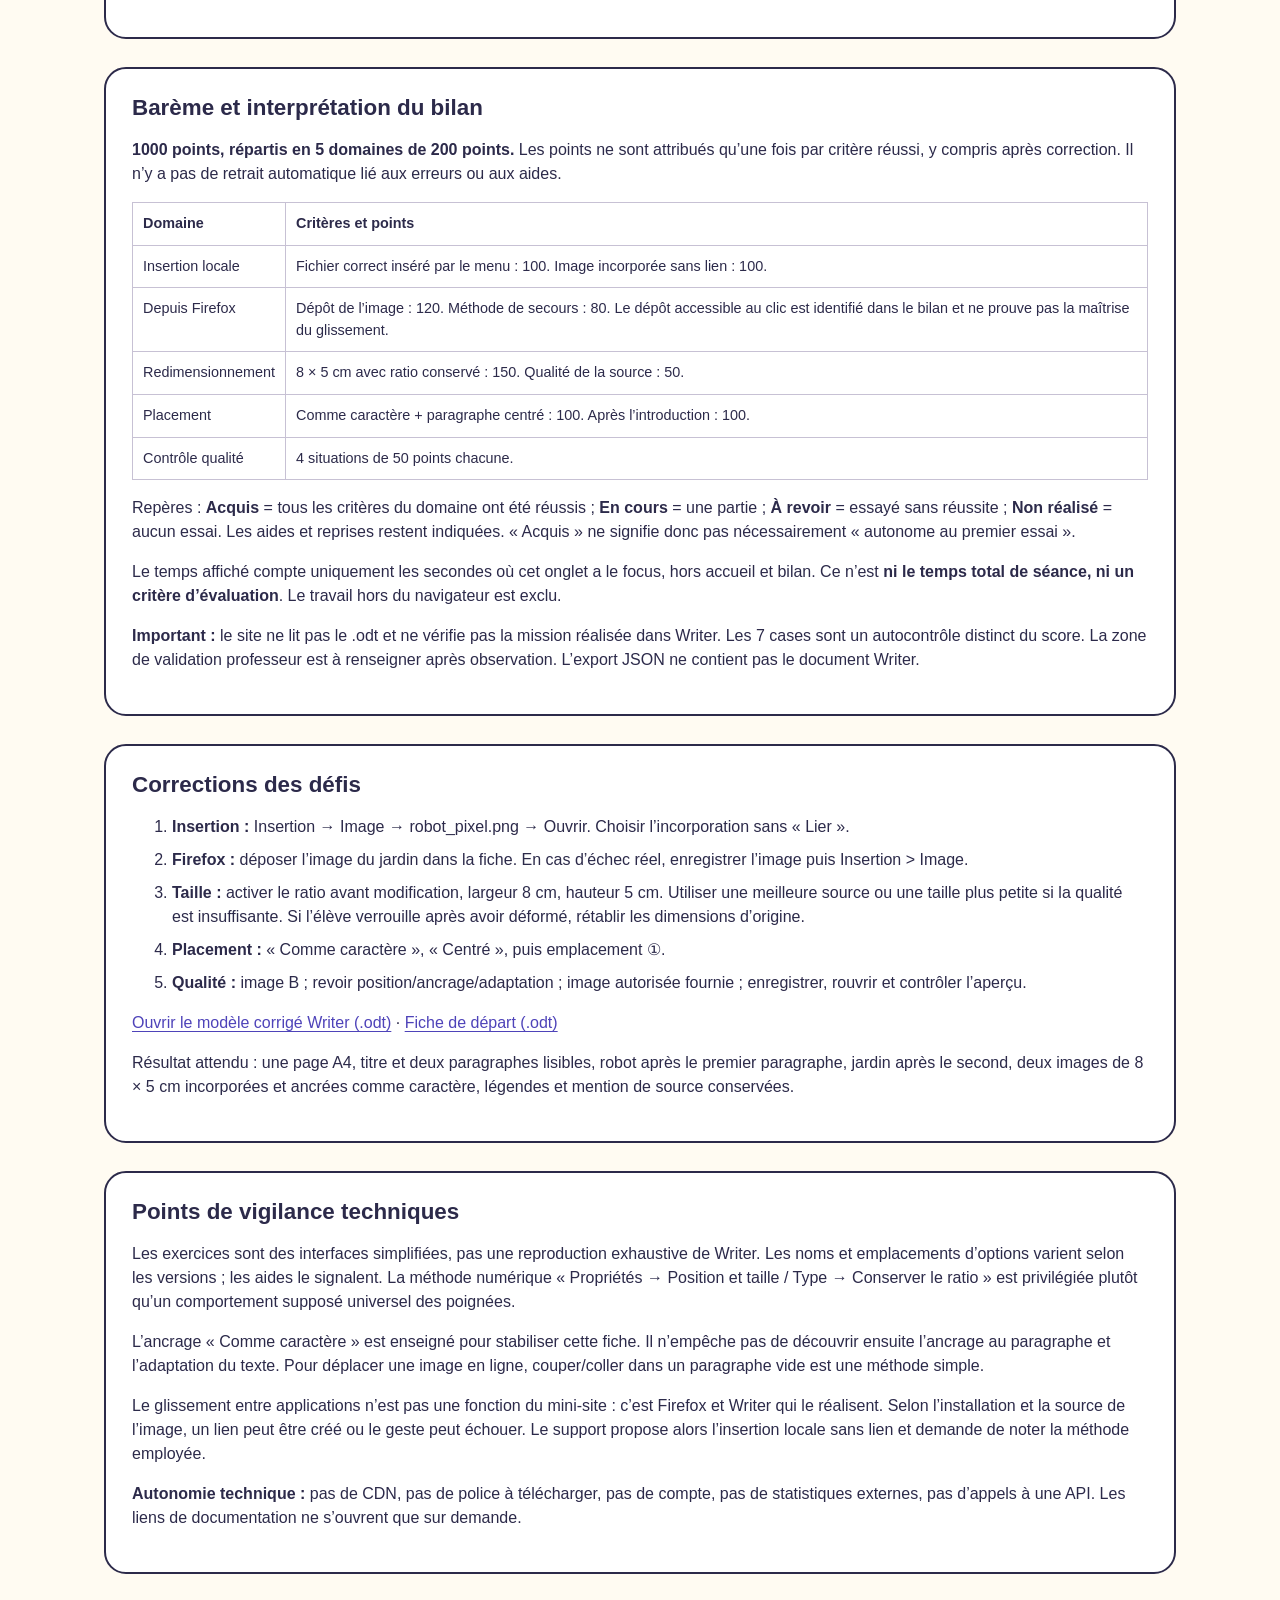
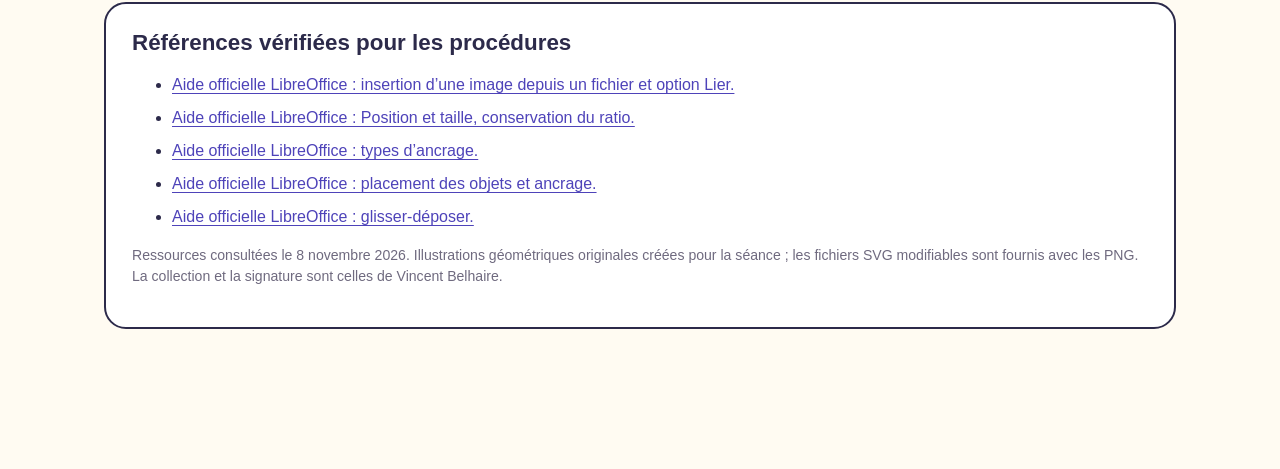
<file: enseignant/guide.html>
<!doctype html><html lang="fr"><head><meta charset="utf-8"><meta name="viewport" content="width=device-width, initial-scale=1"><title>Guide professeur · Mission image</title><link rel="stylesheet" href="../style.css"></head><body class="guide-page"><main><header class="guide-header"><p class="eyebrow">GUIDE PROFESSEUR · TICE 6e · SÉANCE 08</p><h1>Mission image</h1><p>55 minutes · une séance tous les 15 jours · LibreOffice Writer + Firefox</p></header><section class="card"><h2>Ce que les élèves vont réellement faire</h2><p>Dans le site : 5 défis autocorrectifs sur l’insertion, le transfert depuis une galerie, les proportions, le placement et le contrôle de la fiche. Dans Writer : illustrer un document fourni avec deux images, le sauvegarder dans leur espace personnel, le rouvrir et contrôler son aperçu.</p><p><strong>Prérequis :</strong> ouvrir Writer, enregistrer un fichier, créer un paragraphe, sélectionner un objet et reconnaître un chemin. Réinvestissement des séances 3, 6 et 7.</p><p>La charte reprend les valeurs CSS du <a href="https://vincent-belhaire.github.io/Le-Bureau-Myst-re/" target="_blank" rel="noopener">Bureau Mystère</a> : fond crème, en-tête violet sombre, jaune ambré, turquoise, cartes bordées et ombres franches. Pas de commande de zoom ni d’échelle globale imposée. Le zoom normal du navigateur reste disponible pour l’accessibilité.</p></section><section class="card"><h2>Préparer la salle</h2><ol><li>Extraire le ZIP. Ouvrir <code>index.html</code> dans Firefox, ou publier le contenu du dossier sur GitHub Pages.</li><li>Vérifier que les élèves ont accès à Writer et à leur dossier de travail. Chemin proposé : <code>P:\Documents\TICE\Documents</code>. Le chemin est indicatif et peut être adapté.</li><li>Tester sur un poste le glissement de l’image de <code>galerie.html</code> vers Writer. Il dépend du système et des versions. Le fichier PNG et l’insertion locale sont fournis comme solution de secours.</li><li>Préparer éventuellement le dossier de classe avec <code>ressources/fiche_depart.odt</code> et les deux PNG. Chaque élève travaille sur sa copie, jamais sur le fichier source partagé.</li><li>Pour l’impression, choisir A4 portrait, échelle 100 %, sans en-têtes/pieds de page du navigateur. Aucun fond de couleur n’est nécessaire pour lire le bilan.</li></ol><p><strong>Postes partagés :</strong> la sauvegarde dans le navigateur est facultative. Sans elle, fermer ou recharger la page fait perdre la progression. Avec elle, demander aux élèves d’imprimer/exporter leur bilan, puis d’utiliser « Nouvel élève · tout effacer ». Aucun serveur de résultats et aucun suivi de navigation ne sont intégrés.</p></section><section class="card"><h2>Déroulé de 55 minutes</h2><table><thead><tr><th>Temps</th><th>Activité</th><th>À observer</th></tr></thead><tbody><tr><td>0–5 min</td><td>Briefing : présenter la fiche modèle et les deux applications.</td><td>Distinguer le simulateur du vrai Writer.</td></tr><tr><td>5–17 min</td><td>Défis 1–2 : Insertion &gt; Image, puis transfert depuis la galerie.</td><td>Choix du fichier, incorporation plutôt que lien, maintien du bouton gauche.</td></tr><tr><td>17–27 min</td><td>Défis 3–4 : dimensions, ratio, ancrage, centrage et déplacement.</td><td>8 × 5 cm, ratio conservé, image dans son propre paragraphe.</td></tr><tr><td>27–35 min</td><td>Défi 5 : proportions, lisibilité, source et contrôle final.</td><td>Lecture du feedback et correction des erreurs.</td></tr><tr><td>35–50 min</td><td>Mission réelle dans Writer, avec fiche et galerie fournies.</td><td>Deux méthodes, fichier autonome et lisible, sauvegarde dans le bon dossier.</td></tr><tr><td>50–55 min</td><td>Autocontrôle, bilan, impression ou PDF, fermeture/rangement.</td><td>La méthode réellement utilisée est bien déclarée.</td></tr></tbody></table><p>En cas d’hétérogénéité, conserver en priorité la mission réelle. La navigation ne bloque pas l’accès à Writer : le bilan mentionne les défis non réalisés. Le bonus de mise en page est facultatif, non noté et sans chronomètre.</p></section><section class="card"><h2>Barème et interprétation du bilan</h2><p><strong>1000 points, répartis en 5 domaines de 200 points.</strong> Les points ne sont attribués qu’une fois par critère réussi, y compris après correction. Il n’y a pas de retrait automatique lié aux erreurs ou aux aides.</p><table><thead><tr><th>Domaine</th><th>Critères et points</th></tr></thead><tbody><tr><td>Insertion locale</td><td>Fichier correct inséré par le menu : 100. Image incorporée sans lien : 100.</td></tr><tr><td>Depuis Firefox</td><td>Dépôt de l’image : 120. Méthode de secours : 80. Le dépôt accessible au clic est identifié dans le bilan et ne prouve pas la maîtrise du glissement.</td></tr><tr><td>Redimensionnement</td><td>8 × 5 cm avec ratio conservé : 150. Qualité de la source : 50.</td></tr><tr><td>Placement</td><td>Comme caractère + paragraphe centré : 100. Après l’introduction : 100.</td></tr><tr><td>Contrôle qualité</td><td>4 situations de 50 points chacune.</td></tr></tbody></table><p>Repères : <strong>Acquis</strong> = tous les critères du domaine ont été réussis ; <strong>En cours</strong> = une partie ; <strong>À revoir</strong> = essayé sans réussite ; <strong>Non réalisé</strong> = aucun essai. Les aides et reprises restent indiquées. « Acquis » ne signifie donc pas nécessairement « autonome au premier essai ».</p><p>Le temps affiché compte uniquement les secondes où cet onglet a le focus, hors accueil et bilan. Ce n’est <strong>ni le temps total de séance, ni un critère d’évaluation</strong>. Le travail hors du navigateur est exclu.</p><p><strong>Important :</strong> le site ne lit pas le .odt et ne vérifie pas la mission réalisée dans Writer. Les 7 cases sont un autocontrôle distinct du score. La zone de validation professeur est à renseigner après observation. L’export JSON ne contient pas le document Writer.</p></section><section class="card"><h2>Corrections des défis</h2><ol><li><strong>Insertion :</strong> Insertion → Image → robot_pixel.png → Ouvrir. Choisir l’incorporation sans « Lier ».</li><li><strong>Firefox :</strong> déposer l’image du jardin dans la fiche. En cas d’échec réel, enregistrer l’image puis Insertion &gt; Image.</li><li><strong>Taille :</strong> activer le ratio avant modification, largeur 8 cm, hauteur 5 cm. Utiliser une meilleure source ou une taille plus petite si la qualité est insuffisante. Si l’élève verrouille après avoir déformé, rétablir les dimensions d’origine.</li><li><strong>Placement :</strong> « Comme caractère », « Centré », puis emplacement ①.</li><li><strong>Qualité :</strong> image B ; revoir position/ancrage/adaptation ; image autorisée fournie ; enregistrer, rouvrir et contrôler l’aperçu.</li></ol><p><a href="modele_corrige.odt" download>Ouvrir le modèle corrigé Writer (.odt)</a> · <a href="../ressources/fiche_depart.odt" download>Fiche de départ (.odt)</a></p><p>Résultat attendu : une page A4, titre et deux paragraphes lisibles, robot après le premier paragraphe, jardin après le second, deux images de 8 × 5 cm incorporées et ancrées comme caractère, légendes et mention de source conservées.</p></section><section class="card"><h2>Points de vigilance techniques</h2><p>Les exercices sont des interfaces simplifiées, pas une reproduction exhaustive de Writer. Les noms et emplacements d’options varient selon les versions ; les aides le signalent. La méthode numérique « Propriétés → Position et taille / Type → Conserver le ratio » est privilégiée plutôt qu’un comportement supposé universel des poignées.</p><p>L’ancrage « Comme caractère » est enseigné pour stabiliser cette fiche. Il n’empêche pas de découvrir ensuite l’ancrage au paragraphe et l’adaptation du texte. Pour déplacer une image en ligne, couper/coller dans un paragraphe vide est une méthode simple.</p><p>Le glissement entre applications n’est pas une fonction du mini-site : c’est Firefox et Writer qui le réalisent. Selon l’installation et la source de l’image, un lien peut être créé ou le geste peut échouer. Le support propose alors l’insertion locale sans lien et demande de noter la méthode employée.</p><p><strong>Autonomie technique :</strong> pas de CDN, pas de police à télécharger, pas de compte, pas de statistiques externes, pas d’appels à une API. Les liens de documentation ne s’ouvrent que sur demande.</p></section><section class="card"><h2>Références vérifiées pour les procédures</h2><ul><li><a href="https://help.libreoffice.org/latest/fr/text/swriter/guide/insert_graphic_dialog.html">Aide officielle LibreOffice : insertion d’une image depuis un fichier et option Lier.</a></li><li><a href="https://help.libreoffice.org/latest/fr/text/swriter/01/05060100.html">Aide officielle LibreOffice : Position et taille, conservation du ratio.</a></li><li><a href="https://help.libreoffice.org/latest/fr/text/shared/01/05260000.html">Aide officielle LibreOffice : types d’ancrage.</a></li><li><a href="https://help.libreoffice.org/latest/fr/text/swriter/guide/anchor_object.html">Aide officielle LibreOffice : placement des objets et ancrage.</a></li><li><a href="https://help.libreoffice.org/latest/fr/text/shared/guide/dragdrop.html?DbPAR=WRITER&System=WIN">Aide officielle LibreOffice : glisser-déposer.</a></li></ul><p class="small-note">Ressources consultées le 8 novembre 2026. Illustrations géométriques originales créées pour la séance ; les fichiers SVG modifiables sont fournis avec les PNG. La collection et la signature sont celles de Vincent Belhaire.</p></section></main></body></html>
</file>
<file: style.css>
/* Palette, typographies, contours et ombres repris du Bureau Mystère.
   Aucun contrôle de zoom et aucun agrandissement global de l’interface. */
:root{--ink:#2c2a4a;--ink-2:#4a4768;--muted:#6f6a7f;--cream:#fffbf2;--white:#fff;--amber:#ffb627;--amber-soft:#fff1d0;--teal:#22b8a0;--teal-soft:#dcf7f1;--purple:#6c63ff;--purple-soft:#eceaff;--coral:#ff5d73;--coral-soft:#ffe5e9;--blue:#3d8beb;--line:#eae0cb;--shadow:5px 6px 0 var(--ink);--radius:22px}
*{box-sizing:border-box}html{scroll-behavior:smooth}body{margin:0;padding-bottom:44px;min-width:320px;color:var(--ink);background:var(--cream);font-family:"Nunito","Aptos","Segoe UI",Arial,sans-serif;font-size:16px;line-height:1.5}button,input,textarea,select{font:inherit}button{color:inherit;cursor:pointer}a{color:#4e43b9;text-underline-offset:3px}button:focus-visible,a:focus-visible,[tabindex]:focus-visible,input:focus-visible,select:focus-visible,textarea:focus-visible,summary:focus-visible{outline:3px solid var(--blue);outline-offset:3px}[hidden]{display:none!important}img{max-width:100%;display:block}figure{margin:18px 0}figcaption{margin-top:7px;font-size:.85rem;color:var(--muted)}code{font-family:Consolas,monospace;overflow-wrap:anywhere;background:#f2eef9;border-radius:4px;padding:1px 4px;font-size:.9em}kbd{border:1px solid var(--ink);border-bottom:3px solid var(--ink);border-radius:5px;background:#fff;padding:1px 6px;white-space:nowrap;font-size:.88em}.skip-link{position:fixed;left:1rem;top:-5rem;z-index:100;padding:.8rem 1rem;background:white;border-radius:10px}.skip-link:focus{top:1rem}
.site-header{min-height:76px;padding:14px max(24px,calc((100vw - 1120px)/2));display:flex;align-items:center;justify-content:space-between;gap:20px;background:var(--ink);color:white;position:relative;z-index:5}.site-header::after{content:"";position:absolute;left:0;right:0;bottom:-9px;height:18px;background:var(--ink);clip-path:polygon(0 0,18% 45%,35% 10%,56% 48%,76% 14%,100% 42%,100% 0)}.brand{border:0;background:transparent;color:#fff;display:flex;align-items:center;gap:10px;font-weight:800;font-size:1.15rem}.brand strong{color:var(--amber)}.brand-mark{display:grid;place-items:center;width:42px;height:42px;border-radius:50%;background:var(--amber);color:var(--ink);font-size:2rem;transform:rotate(-12deg)}.header-actions{display:flex;align-items:center;gap:12px}.level-pill{padding:7px 13px;border-radius:999px;background:#ffffff1f;border:1px solid #ffffff2e;font-weight:800;font-size:.82rem;letter-spacing:.06em}.outline-button{border:1.5px solid currentColor;border-radius:999px;background:transparent;padding:8px 15px;font-weight:800}.outline-button.light{color:white;border-color:#ffffff66}.mission-bar{background:#3a375d;color:#fff;padding:17px 24px 12px}.mission-bar__inner{max-width:1120px;margin:0 auto;display:grid;grid-template-columns:155px 1fr 140px;align-items:center;gap:18px}.mission-bar p{margin:0;font-weight:800;font-size:.86rem}.progress-track{height:10px;background:#ffffff29;border-radius:99px;overflow:hidden}.progress-track span{display:block;height:100%;width:0;background:var(--amber);border-radius:inherit;transition:width .3s}.score-chip{text-align:right;color:var(--amber)}.step-nav{max-width:1120px;margin:13px auto 0;display:flex;flex-wrap:wrap;gap:6px}.step-nav button{border:1px solid #ffffff50;border-radius:9px;color:white;background:transparent;padding:5px 10px;font-size:.8rem}.step-nav button[aria-current="step"]{background:var(--amber);border-color:var(--amber);color:var(--ink);font-weight:800}.step-nav button.done::after{content:" ✓";color:#7ee6cf}.step-nav button[aria-current="step"].done::after{color:var(--ink)}
main{max-width:1120px;margin:0 auto;padding:58px 24px 70px}.screen{animation:rise .3s ease both}@keyframes rise{from{opacity:0;transform:translateY(10px)}to{opacity:1;transform:translateY(0)}}.eyebrow{margin:0 0 10px;color:#896010;font-weight:900;font-size:.82rem;letter-spacing:.14em}h1,h2,.brand,.primary-button,.secondary-button,.hint-button,.time{font-family:"Trebuchet MS","Arial Rounded MT Bold",Arial,sans-serif}h1{font-size:clamp(2.15rem,4.2vw,3.6rem);line-height:1.06;margin:0 0 18px;letter-spacing:-.035em}h1:focus{outline:0}h1 span{color:var(--purple);position:relative;white-space:nowrap}h1 span::after{content:"";position:absolute;left:0;right:0;bottom:-6px;height:8px;background:var(--amber);border-radius:100%;transform:rotate(-1deg);z-index:-1}h2{margin:0 0 12px;line-height:1.2;font-size:1.4rem}h3{line-height:1.25}.lede{max-width:670px;font-size:1.17rem;color:var(--ink-2)}.welcome-grid{display:grid;grid-template-columns:1.25fr .75fr;align-items:center;gap:clamp(40px,7vw,90px);min-height:385px}.start-row{display:flex;align-items:center;gap:24px;margin-top:28px}.start-row p{margin:0;line-height:1.25}.start-row p span{font-size:.9rem;color:var(--muted)}.small-note{color:var(--muted);font-size:.88rem;line-height:1.5}.primary-button,.secondary-button,.hint-button{border:2px solid var(--ink);border-radius:15px;padding:12px 20px;font-weight:900;transition:transform .15s,box-shadow .15s}.primary-button{background:var(--amber);box-shadow:4px 4px 0 var(--ink)}.primary-button:hover:not(:disabled),.secondary-button:hover,.hint-button:hover{transform:translate(-2px,-2px);box-shadow:6px 6px 0 var(--ink)}.primary-button:active:not(:disabled),.secondary-button:active,.hint-button:active{transform:translate(2px,2px);box-shadow:1px 1px 0 var(--ink)}.primary-button:disabled{opacity:.45;cursor:not-allowed;box-shadow:none}.secondary-button{background:#fff;box-shadow:3px 3px 0 var(--ink)}.hint-button{background:var(--amber-soft);box-shadow:3px 3px 0 var(--ink);padding:9px 14px;white-space:nowrap}.small-button{font-size:.85rem;padding:8px 12px;border-radius:10px}.text-button{border:0;background:transparent;text-decoration:underline;text-underline-offset:3px;font-size:.88rem;padding:8px}.mission-dossier{position:relative;filter:drop-shadow(7px 9px 0 var(--ink));transform:rotate(1.8deg)}.dossier-tab{width:80%;margin-left:12px;padding:8px 18px 4px;border:2px solid var(--ink);border-bottom:0;border-radius:16px 16px 0 0;background:var(--amber);font-weight:900;font-size:.72rem;letter-spacing:.1em}.dossier-paper{min-height:320px;padding:28px 28px 50px;background:white;border:2px solid var(--ink);border-radius:16px 22px 22px 22px;position:relative;overflow:hidden}.dossier-paper::before{content:"";position:absolute;inset:12px;border:2px dashed var(--line);border-radius:14px;pointer-events:none}.dossier-paper>*{position:relative}.pixel-avatar{width:64px;height:64px;display:grid;place-items:center;margin-bottom:16px;background:var(--teal);border:2px solid var(--ink);border-radius:22px;transform:rotate(-5deg);font-size:3rem}.dossier-kicker{margin:0 0 5px;color:#5148bb;font-size:.75rem;font-weight:900;letter-spacing:.1em}.dossier-paper p:last-of-type{color:var(--muted);font-size:.94rem}.stamp{position:absolute;right:16px;bottom:16px;color:#c83850;border:3px solid currentColor;border-radius:8px;padding:5px 10px;font-size:.8rem;font-weight:900;transform:rotate(-8deg)}.briefing-card,.card,.resume-card{padding:26px;border:2px solid var(--ink);border-radius:var(--radius);background:white;box-shadow:var(--shadow)}.briefing-card{margin-top:55px}.timeline{margin:26px 0 0;padding:0;list-style:none;display:grid;grid-template-columns:repeat(5,1fr);gap:13px}.timeline li{min-width:0;padding:12px;border-radius:15px;background:#f8f5ef;display:grid;grid-template-columns:44px 1fr;column-gap:9px;align-items:center}.timeline strong,.timeline small{grid-column:2}.timeline small{color:var(--muted);line-height:1.2}.time{grid-row:1/span 2;width:44px;height:44px;display:grid;place-items:center;border-radius:13px;background:var(--ink);color:#fff;font-weight:900}.time.amber{background:var(--amber);color:var(--ink)}.time.teal{background:#108873}.time.purple{background:var(--purple)}.time.coral{background:#ce3850}.identity-card{margin-top:28px}.identity-fields{display:grid;grid-template-columns:1fr 1fr .65fr;gap:18px}.identity-fields label,.settings-panel label,.block-label{display:grid;gap:6px;font-size:.92rem;font-weight:700}input:not([type=checkbox]),select,textarea{width:100%;min-width:0;border:1.5px solid #a49caf;border-radius:9px;padding:9px 10px;color:var(--ink);background:white}input[type=checkbox]{width:19px;height:19px;accent-color:#5148bb;flex:0 0 19px}.checkline{display:flex!important;align-items:flex-start;gap:9px;margin:15px 0;font-size:.94rem;font-weight:400!important}.checkline input{margin-top:3px}.teacher-link{margin-top:25px;font-size:.9rem}.resume-card{margin:26px 0;background:var(--teal-soft)}.resume-card button{margin-right:10px}
.challenge-screen{max-width:980px;margin:0 auto}.challenge-heading{display:flex;align-items:end;justify-content:space-between;gap:24px;margin-bottom:22px}.challenge-heading h1{font-size:clamp(2rem,3.5vw,2.8rem);margin-bottom:0}.instruction-card{display:flex;align-items:center;gap:16px;padding:16px 20px;margin-bottom:20px;border:2px solid var(--ink);border-radius:18px;background:var(--amber-soft)}.instruction-card.teal-card{background:var(--teal-soft)}.instruction-card.purple-card{background:var(--purple-soft)}.instruction-card.coral-card{background:var(--coral-soft)}.instruction-card p{margin:0}.instruction-number{flex:0 0 44px;width:44px;height:44px;display:grid;place-items:center;border-radius:50%;background:var(--ink);color:white;font-weight:900;font-size:1.15rem}.instruction-label{font-size:.72rem;font-weight:900;letter-spacing:.1em;color:#625c70;margin-bottom:4px!important}.feedback{padding:12px 15px;border:1.5px solid #ded5bd;border-radius:12px;background:#fff9ea;color:var(--ink);margin:18px 0;font-size:.96rem;min-height:48px}.feedback.success{background:var(--teal-soft);border-color:#247d6b}.feedback.error{background:var(--coral-soft);border-color:#bf3c51}.screen-actions{display:flex;align-items:center;justify-content:space-between;gap:16px;margin:28px 0 0}.mini-quiz{margin-top:28px}.mini-quiz h2{font-size:1.15rem;line-height:1.4}.answer-grid{display:grid;grid-template-columns:repeat(2,1fr);gap:12px;margin-top:16px}.answer-grid>button{padding:16px;text-align:left;background:#f8f6fc;border:2px solid #c7c1d4;border-radius:14px;line-height:1.45;min-height:64px;transition:border-color .2s,background .2s}.answer-grid>button:hover{border-color:var(--purple);background:var(--purple-soft)}.answer-grid>button.correct{border-color:#247d6b;background:var(--teal-soft)}.answer-grid>button.incorrect{border-color:#bf3c51;background:var(--coral-soft)}.answer-grid>button:disabled{cursor:default;opacity:1}.mini-quiz .feedback{margin-bottom:0}.tag{display:inline-block;margin:0 0 12px;font-size:.65rem;font-weight:900;color:#3f665b;letter-spacing:.07em}
.writer-shell,.browser-shell{border:2px solid var(--ink);border-radius:16px;background:#f3f1f7;overflow:hidden;box-shadow:var(--shadow)}.window-titlebar{min-height:42px;padding:9px 13px;display:flex;justify-content:space-between;gap:10px;background:var(--ink);color:#fff;font-weight:800;font-size:.85rem}.menu-bar{display:flex;align-items:center;gap:18px;flex-wrap:wrap;padding:7px 16px;background:#fff;border-bottom:1px solid #c9c4d3;font-size:.85rem}.menu-bar button{border:1px solid #b6adcf;border-radius:5px;padding:5px 10px;background:#eceaff}.menu-wrap{position:relative}.app-menu{position:absolute;z-index:8;left:0;top:38px;min-width:190px;box-shadow:3px 4px 0 #2c2a4a50;border:1px solid var(--ink);border-radius:7px;background:#fff;padding:5px}.app-menu>button,.app-menu>span{display:block;width:100%;text-align:left;padding:9px;font-size:.92rem}.app-menu>button{border:0;background:var(--amber-soft)}.app-menu>span{color:#777}.writer-workspace{padding:22px;background:#eeecf4}.paper{max-width:510px;margin:0 auto;background:#fff;box-shadow:0 2px 5px #0002;border:1px solid #dedbe4;padding:24px 32px}.paper h2{text-align:center;font-size:1.25rem}.paper p{font-size:.94rem}.paper figure{text-align:center}.paper figure img{max-width:250px;width:75%;margin:0 auto}.image-placeholder{border:2px dashed #aaa1ba;background:#f8f7fc;text-align:center;padding:24px;color:var(--muted);font-size:.9rem}.split-lab{display:grid;grid-template-columns:1fr 1fr;gap:24px}.fake-address{margin:12px;padding:7px 12px;border-radius:10px;background:#fff;border:1px solid #dedbe4;font-size:.77rem}.gallery-tile{padding:16px 22px;text-align:center}.gallery-tile img{width:100%;border:2px solid transparent;border-radius:8px;cursor:grab}.gallery-tile img.selected{outline:4px solid var(--amber)}.gallery-tile p:not(.tag){font-size:.88rem}.writer-workspace.compact{padding:16px}.compact .paper{padding:20px}.drop-zone{width:100%;min-height:175px;border:3px dashed #6b9b8e;border-radius:14px;padding:20px;background:var(--teal-soft);text-align:center;font-size:1rem}.drop-zone.drag-over,.position-slot.drag-over{background:var(--amber-soft);border-color:var(--purple);outline:3px solid var(--amber)}.drop-zone img{margin:auto;max-width:250px}.drop-zone.filled{border-style:solid;background:#fff}.drop-zone.filled::after{content:"Image insérée ✓";display:block;font-size:.8rem;margin-top:8px;color:#247d6b}.image-answers button{display:flex;align-items:center;justify-content:center;flex-direction:column;gap:12px}.image-answers img{width:230px;height:144px;object-fit:fill}.image-answers .distorted{height:80px}.image-answers span{font-weight:800}
.resize-lab{display:grid;grid-template-columns:1fr 300px;gap:24px;align-items:start}.resize-stage{min-width:0;border:2px solid var(--ink);border-radius:20px;background:repeating-linear-gradient(0deg,transparent,transparent 29px,#eae5f2 30px),repeating-linear-gradient(90deg,#fff,#fff 29px,#eae5f2 30px);padding:38px 30px 20px;min-height:380px;overflow:hidden}.resize-object{position:relative;width:360px;height:225px;border:2px solid #6358cd;margin:0 auto 32px;max-width:none;touch-action:none}.resize-object img{width:100%;height:100%;object-fit:fill;pointer-events:none}.corner-mark,.corner-handle{position:absolute;width:12px;height:12px;background:#fff;border:2px solid #5148bb}.corner-mark.tl{left:-7px;top:-7px}.corner-mark.tr{right:-7px;top:-7px}.corner-mark.bl{left:-7px;bottom:-7px}.corner-handle{right:-10px;bottom:-10px;width:20px;height:20px;padding:0;cursor:nwse-resize;touch-action:none}.size-readout{text-align:center;font-size:1rem;font-weight:800;margin:15px 0 8px}.resize-stage>.small-note{text-align:center}.settings-panel{display:grid;gap:14px;padding:22px}.settings-panel h2,.settings-panel p{margin:0}.settings-panel .checkline{margin:0}.settings-panel .primary-button{padding:10px;font-size:.9rem}
.placement-controls{display:flex;flex-wrap:wrap;align-items:end;gap:16px;padding:20px;margin-bottom:24px}.placement-controls label{display:grid;gap:5px;flex:1;min-width:180px;font-size:.85rem;font-weight:700}.placement-controls button{font-size:.88rem;padding:10px}.placement-stage{display:grid;grid-template-columns:1fr 230px;align-items:start;gap:25px;background:#eeecf4;border:2px solid var(--ink);border-radius:18px;padding:24px}.placement-paper{position:relative;width:100%;padding:24px;min-height:450px}.placement-note{font-size:.9rem}.placement-note strong{font-size:1rem}.movable-image{width:190px;position:relative;margin:15px 0;cursor:grab;border:3px solid transparent;user-select:none}.movable-image.floating{position:absolute;top:110px;left:90px;z-index:2}.movable-image.selected{border-color:var(--purple);outline:3px solid var(--amber)}.movable-image img{width:100%;pointer-events:none}.move-label{position:absolute;bottom:0;left:0;right:0;text-align:center;font-size:.74rem;background:#2c2a4ae6;color:#fff;padding:3px}.position-slot{display:block;width:100%;margin:12px 0;padding:11px;border:2px dashed #a098b4;background:#f7f5fc;border-radius:8px;font-size:.85rem}.position-slot.completed{border-style:solid;background:var(--teal-soft)}
.resource-grid{display:grid;grid-template-columns:repeat(4,1fr);gap:14px;margin:26px 0}.resource-card{display:flex;align-items:start;flex-direction:column;gap:7px;text-align:left;border:2px solid var(--ink);border-radius:17px;padding:18px;background:white;box-shadow:3px 3px 0 var(--ink);text-decoration:none;color:var(--ink);font-size:.94rem}.resource-card:hover{background:var(--amber-soft)}.resource-card>span{font-size:1.5rem;color:#5148bb;font-weight:900}.resource-card small{font-size:.79rem;color:var(--muted)}.practice-grid{display:grid;grid-template-columns:1.2fr 1fr;gap:24px;align-items:start}.mission-steps{padding-left:23px;margin-bottom:20px}.mission-steps li{margin:0 0 18px;padding-left:4px}.mission-steps li::marker{font-weight:900;color:#5148bb}.mission-steps li:last-child{margin-bottom:0}details{border:1px solid #c7c1d4;border-radius:10px;padding:12px;font-size:.9rem}summary{font-weight:700;cursor:pointer}details p{margin-bottom:0}.block-label{margin-top:20px}#practiceChecks .checkline{border-bottom:1px solid var(--line);padding-bottom:12px;margin-bottom:12px;font-size:.9rem}#practiceChecks .checkline:last-child{border-bottom:0}.bonus-card{margin-top:25px;background:var(--purple-soft)}.bonus-card p:last-child{margin-bottom:0}
/* Bilan à l’écran ; mêmes blocs et contrastes que le Bureau Mystère. */
.final-screen{max-width:980px;margin:0 auto}.final-screen>.eyebrow,.final-screen>h1,.final-intro{text-align:center}.final-screen h1{font-size:2.8rem}.final-intro{color:var(--muted);margin:0 0 26px}.report-identity{display:grid;grid-template-columns:1.6fr .6fr .8fr;gap:15px;border:2px solid var(--ink);border-radius:15px;padding:18px 22px;background:white;margin-bottom:25px}.report-identity p{margin:0;min-width:0}.report-identity span{display:block;font-size:.75rem;color:var(--muted)}.report-identity strong{display:block;overflow-wrap:anywhere}.report-identity button{grid-column:1/-1;text-align:left;padding:0}.report-stats{display:grid;grid-template-columns:.85fr 1.15fr;gap:24px}.score-card,.stats-card{border:2px solid var(--ink);border-radius:22px;box-shadow:var(--shadow);padding:25px}.score-card{background:var(--amber-soft);text-align:center}.score-card>span{font-size:.7rem;font-weight:800;letter-spacing:.06em}.score-card>strong{display:block;font-size:2.8rem;line-height:1.15;margin:12px 0}.score-card>p{margin:8px 0}.star-row{font-size:1.9rem;color:#906000}.stats-card{background:white}.stat-grid{display:grid;grid-template-columns:1fr 1fr;gap:12px}.stat-grid p{display:grid;gap:3px;margin:0}.stat-grid strong{font-size:1.25rem}.stat-grid span{font-size:.78rem;color:var(--muted)}.first-try{font-size:.85rem;border-top:1px solid var(--line);padding-top:12px;margin-bottom:0}.report-explanation{font-size:.86rem;color:var(--ink-2);margin:22px 0}.report-details{padding:0;overflow:hidden}.report-details h2{padding:20px 22px 4px}.table-scroll{overflow:auto}.report-table{border-collapse:collapse;width:100%;font-size:.88rem}.report-table th,.report-table td{padding:13px 12px;border-top:1px solid #d9d2e2;text-align:left;vertical-align:top}.report-table thead{background:var(--purple-soft);font-size:.75rem}.report-table th:first-child{width:47%}.report-table tbody th{font-weight:800}.report-table tbody th small{display:block;color:var(--muted);font-weight:400;margin-top:6px;font-size:.78rem;line-height:1.45}.report-table td:nth-child(2){white-space:nowrap;font-weight:700}.level-tag{display:inline-block;border:1px solid #bdb5cc;border-radius:6px;padding:3px 5px;font-size:.76rem;white-space:nowrap}.level-tag.acquired{background:var(--teal-soft);border-color:#327f70}.level-tag.progress{background:var(--amber-soft);border-color:#94742e}.level-tag.review{background:var(--coral-soft);border-color:#ad4155}.support-note{display:block;font-size:.69rem;color:var(--muted);margin-top:4px}.report-legend{font-size:.74rem;margin:15px 20px}.report-practice{margin-top:25px;padding:22px}.details-heading{display:flex;justify-content:space-between;align-items:center;gap:15px}.details-heading h2{margin-bottom:5px}.details-heading>strong{white-space:nowrap}.declaration{font-size:.8rem;color:var(--muted);margin:2px 0 12px}.report-check-grid{display:grid;grid-template-columns:1fr 1fr;gap:6px 18px}.report-check-grid p{margin:0;font-size:.86rem}.report-file{font-size:.82rem;margin:14px 0 0;line-height:1.5;overflow-wrap:anywhere}.learning-grid{display:grid;grid-template-columns:1fr 1fr;gap:20px;margin-top:25px}.learning-grid article{padding:20px;border:2px solid var(--ink);border-radius:16px;background:var(--teal-soft)}.learning-grid article+article{background:var(--amber-soft)}.learning-grid h2{font-size:1.05rem}.learning-grid p{font-size:.9rem;margin:0}.reflection{margin:25px 0}.reflection label{font-weight:700}.reflection textarea{display:block;margin-top:8px;font-weight:400;resize:vertical}.teacher-validation{border:2px dashed #958ba4;border-radius:12px;padding:16px;margin-top:20px;font-size:.9rem}.teacher-validation p{margin:8px 0 0}.print-signature{font-size:.75rem;text-align:center;border-top:1px solid var(--line);margin:20px 0 0;padding-top:12px}.final-actions{display:flex;gap:15px;justify-content:center;flex-wrap:wrap;margin-top:26px}.print-only{display:none}.site-signature{position:fixed;z-index:40;right:0;bottom:0;left:0;min-height:38px;padding:9px 20px;border-top:2px solid var(--amber);background:#2c2a4af7;color:white;text-align:center;font-size:.82rem;font-weight:800;letter-spacing:.04em;backdrop-filter:blur(8px)}
/* Fenêtres modales, ressources et galerie autonome. */
dialog{color:var(--ink);max-width:min(740px,calc(100vw - 32px));width:100%;max-height:88vh;overflow:auto;border:2px solid var(--ink);border-radius:22px;padding:32px;box-shadow:7px 8px 0 #1e193e80;background:var(--cream)}dialog::backdrop{background:#211d3d99;backdrop-filter:blur(3px)}.dialog-close{position:absolute;right:12px;top:10px;background:#fff;border:1px solid #b9b1c8;width:32px;height:32px;border-radius:9px;font-size:1.4rem;line-height:1}.file-path{border:1px solid #c7c1d4;border-radius:8px;padding:9px;font-size:.85rem;background:#fff}.file-list{display:grid;grid-template-columns:repeat(3,1fr);gap:12px}.file-list>button{display:flex;flex-direction:column;align-items:center;justify-content:center;gap:10px;padding:15px 8px;background:white;border:2px solid #d5cce2;border-radius:12px;min-width:0}.file-list>button.selected{border-color:var(--purple);background:var(--purple-soft);outline:3px solid var(--amber)}.file-list img{width:120px}.file-list strong{font-size:.85rem;overflow-wrap:anywhere}.file-list small{font-size:.7rem}.file-list>button>span{font-size:3rem}.help-dialog ol{padding-left:23px}.help-dialog li{margin-bottom:12px}.help-dialog>.primary-button{margin-top:15px}.help-dialog h3{font-size:1.1rem;margin:22px 0 8px}.help-dialog .resource-grid{grid-template-columns:1fr 1fr}.help-dialog .callout{background:var(--teal-soft);border-left:4px solid #248873;padding:12px}.model-paper{background:#fff;border:1px solid #d2cadb;padding:30px 40px;max-width:600px;margin:0 auto}.model-paper h2{text-align:center;font-size:1.4rem}.model-paper p{font-size:.9rem}.model-paper figure{text-align:center}.model-paper figure img{width:55%;margin:auto}.model-source{font-size:.7rem!important;text-align:center}.toast{position:fixed;z-index:99;bottom:56px;left:50%;transform:translateX(-50%);max-width:90vw;padding:12px 18px;border:2px solid var(--ink);border-radius:12px;background:var(--amber-soft);box-shadow:3px 3px 0 var(--ink);font-weight:700;font-size:.9rem}.gallery-page main{max-width:1040px}.gallery-original{background:white;border:2px solid var(--ink);border-radius:20px;padding:28px;box-shadow:var(--shadow);margin:26px 0}.gallery-original>img{width:800px;margin:15px auto;border-radius:8px}.gallery-original>p{max-width:700px}.gallery-original .secondary-button{display:inline-block;text-decoration:none;font-size:.9rem;margin-top:8px}.guide-page section{margin:28px 0}.guide-page .card{box-shadow:none}.guide-page table{border-collapse:collapse;width:100%;font-size:.9rem}.guide-page td,.guide-page th{border:1px solid #c7c1d4;padding:10px;text-align:left;vertical-align:top}.guide-page li{margin-bottom:9px}.guide-page .guide-header{background:var(--ink);color:#fff;padding:30px;border-radius:20px}.guide-page .guide-header h1{font-size:2.4rem}.guide-page .guide-header .eyebrow{color:var(--amber)}
@media(max-width:1000px){.timeline{grid-template-columns:repeat(3,1fr)}.resize-lab{grid-template-columns:1fr 270px}.placement-stage{grid-template-columns:1fr 200px}.header-actions{gap:8px}.level-pill{font-size:.75rem}}
@media(max-width:820px){main{padding-top:42px}.welcome-grid{grid-template-columns:1fr;gap:35px}.mission-dossier{max-width:420px;margin:0 auto}.briefing-card{margin-top:40px}.split-lab,.practice-grid{grid-template-columns:1fr}.resource-grid{grid-template-columns:1fr 1fr}.resize-lab{grid-template-columns:1fr}.resize-stage{min-height:360px}.settings-panel{grid-template-columns:1fr 1fr}.settings-panel h2,.settings-panel>.small-note,.settings-panel>.checkline{grid-column:1/-1}.placement-stage{grid-template-columns:1fr}.placement-note{display:grid;grid-template-columns:1fr 1fr;gap:10px}.placement-note>strong{grid-column:1/-1}.placement-note p{margin:0}.report-stats{gap:16px}.report-table{min-width:650px}}
@media(max-width:560px){.site-header{padding:12px 14px;gap:8px}.brand{font-size:.95rem;gap:7px}.brand-mark{width:34px;height:34px}.level-pill{display:none}.header-actions .outline-button{padding:6px 9px;font-size:.78rem}.mission-bar{padding-inline:14px}.mission-bar__inner{grid-template-columns:1fr auto;gap:10px}.mission-bar__inner>p:first-child{grid-column:1/-1}.progress-track{grid-column:1;grid-row:2}.score-chip{grid-column:2;grid-row:2}main{padding:32px 14px 50px}.start-row,.challenge-heading{align-items:stretch;flex-direction:column}.start-row{gap:17px}.timeline{grid-template-columns:1fr 1fr;gap:9px}.timeline li{padding:8px}.timeline li:last-child{grid-column:1/-1}.briefing-card,.card{padding:20px}.identity-fields{grid-template-columns:1fr}.hint-button{align-self:flex-start}.answer-grid{grid-template-columns:1fr}.instruction-card{padding:14px;align-items:start;gap:12px}.instruction-number{width:34px;height:34px;flex-basis:34px}.menu-bar{gap:9px;font-size:.75rem;padding:7px}.menu-bar>span:nth-last-child(1){display:none}.paper{padding:20px}.screen-actions{flex-direction:column-reverse;align-items:stretch}.resize-stage{padding:32px 12px 18px;min-height:330px}.settings-panel{grid-template-columns:1fr 1fr}.settings-panel>.primary-button,.settings-panel>.text-button{grid-column:1/-1}.placement-stage{padding:15px}.placement-paper{padding:20px}.placement-note{display:block}.placement-note p{margin-top:12px}.movable-image.floating{left:40px}.resource-grid{gap:12px}.resource-card{padding:14px}.resource-card strong{font-size:.88rem}.report-stats,.learning-grid{grid-template-columns:1fr}.report-identity{grid-template-columns:1fr 1fr;padding:16px}.report-identity p:first-child{grid-column:1/-1}.report-check-grid{grid-template-columns:1fr}.report-details{padding:0}.report-table{font-size:.8rem}.final-screen h1{font-size:2.1rem}.file-list{grid-template-columns:1fr}.file-list>button{flex-direction:row;flex-wrap:wrap;padding:10px}.file-list img{width:85px}.file-list>button>span{font-size:1.5rem}.file-list small{width:100%;text-align:center}dialog{padding:28px 20px}.model-paper{padding:20px}.model-paper figure img{width:75%}.gallery-original{padding:20px}.guide-page .guide-header h1{font-size:1.9rem}.guide-page table{font-size:.8rem}.final-actions{align-items:stretch;flex-direction:column}}
@media(prefers-reduced-motion:reduce){*,*::before,*::after{scroll-behavior:auto!important;animation-duration:.01ms!important;transition-duration:.01ms!important}}
/* Impression dédiée : uniquement le bilan, une page A4 à 100 %. Aucun
   redimensionnement global, fond coloré indispensable ou bloc tronqué. */
@page{size:A4 portrait;margin:10mm 11mm}
@media print{
 html,body{min-width:0;width:auto;margin:0;padding:0;background:white;color:#171723;font-size:9pt;line-height:1.28}
 *{animation:none!important;transition:none!important;box-shadow:none!important;text-shadow:none!important}
 .site-header,.mission-bar,.site-signature,.skip-link,dialog,.toast,noscript,.no-print{display:none!important}
 main{max-width:none;margin:0;padding:0}
 .screen,.screen[hidden]{display:none!important}
 #report,#report[hidden]{display:block!important;max-width:none;margin:0}
 #report>.eyebrow{font-size:8pt;letter-spacing:.08em;color:#252336;margin:0 0 2mm}
 #report h1{font-size:23pt;line-height:1.05;margin:0 0 2mm}
 .final-intro{font-size:9pt;margin:0 0 3mm;color:#34313e}
 .report-identity{grid-template-columns:1.5fr .6fr .8fr;gap:4mm;padding:2.6mm 3mm;border:1px solid #4d4758;border-radius:2mm;margin:0 0 3mm;break-inside:avoid}
 .report-identity span{font-size:7pt;color:#444}.report-identity strong{font-size:9pt;line-height:1.2}
 .report-stats{grid-template-columns:.78fr 1.22fr;gap:3mm;break-inside:avoid}
 .score-card,.stats-card{padding:3mm;border:1px solid #4d4758;border-radius:2mm;background:white}
 .score-card>span{font-size:6.8pt;letter-spacing:0}.score-card>strong{font-size:23pt;margin:1mm 0;line-height:1.1}.score-card>p{font-size:8pt;margin:1mm 0}.score-card .star-row{font-size:13pt;color:#252336;line-height:1}
 .stats-card h2{font-size:11pt;margin:0 0 2mm}.stat-grid{gap:2mm 4mm}.stat-grid strong{font-size:11pt}.stat-grid span{font-size:7pt;color:#333}.first-try{font-size:7pt;padding-top:1.5mm;margin:2mm 0 0;border-color:#aaa}
 .report-explanation{font-size:7.6pt;margin:2.5mm 0;color:#333;break-inside:avoid}
 .report-details{padding:0;border:1px solid #4d4758;border-radius:2mm;overflow:visible;background:white;break-inside:avoid}
 .report-details h2{padding:2.5mm 3mm 1mm;font-size:11pt;margin:0}
 .table-scroll{overflow:visible}.report-table{min-width:0;width:100%;table-layout:fixed;border-collapse:collapse;font-size:8pt}
 .report-table th,.report-table td{padding:2mm 2mm;border-top:1px solid #aaa;overflow-wrap:anywhere;line-height:1.25}
 .report-table thead{background:white;font-size:7.1pt}.report-table th:first-child{width:47%}.report-table th:nth-child(2){width:12%}.report-table th:nth-child(3){width:11%}.report-table th:nth-child(4){width:8%}.report-table th:nth-child(5){width:22%}
 .report-table tbody th{font-size:8pt}.report-table tbody th small{margin-top:1mm;font-size:7.1pt;line-height:1.2;color:#333}.report-table td:nth-child(2){font-size:7.8pt}
 .level-tag{background:white!important;border:0;border-radius:0;padding:0;white-space:normal;font-weight:800;font-size:7.7pt}.support-note{font-size:6.8pt;color:#333;margin-top:1mm}
 .report-legend{font-size:6.8pt;margin:1.5mm 3mm 2mm;color:#333}
 .report-practice{margin:3mm 0 0;padding:2.5mm 3mm;border:1px solid #4d4758;border-radius:2mm;background:white;break-inside:avoid}
 .details-heading h2{font-size:11pt;margin:0}.details-heading>strong{font-size:10pt}.declaration{font-size:7.1pt;margin:1mm 0 2mm;color:#333}
 .report-check-grid{grid-template-columns:1fr 1fr;gap:1.3mm 4mm}.report-check-grid p{font-size:7.6pt;line-height:1.25}.report-file{font-size:7.3pt;margin:2mm 0 0;line-height:1.3}
 .learning-grid{grid-template-columns:1fr 1fr;gap:3mm;margin:3mm 0 0;break-inside:avoid}.learning-grid article{border:1px solid #777;border-radius:2mm;padding:2.5mm;background:white!important}.learning-grid h2{font-size:9pt;margin:0 0 1.5mm}.learning-grid p{font-size:7.8pt;line-height:1.3}
 .reflection{margin:3mm 0 0;break-inside:avoid}.reflection label{font-size:8pt}.reflection textarea{display:none!important}.print-only{display:block}.reflection .print-only{font-size:8pt;line-height:1.3;overflow-wrap:anywhere;white-space:pre-wrap;margin:1.5mm 0 0;min-height:5mm;border-bottom:1px solid #bbb;padding-bottom:1mm}
 .teacher-validation{border:1px dashed #777;border-radius:2mm;padding:2mm 3mm;margin:3mm 0 0;font-size:7.6pt;break-inside:avoid}.teacher-validation p{margin:1.2mm 0 0}.teacher-validation>strong{font-size:8.5pt}
 .print-signature{font-size:6.5pt;color:#333;margin:3mm 0 0;padding-top:1.5mm;border-top:1px solid #777;break-inside:avoid}
 /* La galerie et le guide restent également imprimables, sans l’interface du jeu. */
 body.gallery-page main,body.guide-page main{display:block}body.gallery-page .gallery-original{break-inside:avoid;border:1px solid #999;padding:5mm}body.gallery-page .gallery-original img{max-height:90mm;width:auto;margin:auto}body.gallery-page .secondary-button{display:none}body.guide-page .guide-header{background:white;color:#111;padding:0}body.guide-page .guide-header .eyebrow{color:#111}body.guide-page .card{padding:4mm;border:1px solid #aaa;break-inside:avoid}body.guide-page h1{font-size:22pt}body.guide-page h2{font-size:13pt}body.guide-page p,body.guide-page li,body.guide-page table{font-size:9pt}body.guide-page section{margin:4mm 0}
}
@media print{
 #report>.eyebrow{margin-bottom:1.5mm}
 #report h1{font-size:21pt;margin-bottom:1.5mm}
 .final-intro{margin-bottom:2mm}
 .report-identity{padding:2mm 3mm;margin-bottom:2mm}
 .score-card,.stats-card{padding:2.4mm 3mm}
 .score-card>strong{font-size:22pt;margin:.5mm 0}
 .score-card>p{margin:.5mm 0}
 .stats-card h2{margin-bottom:1.2mm}
 .stat-grid{gap:1.2mm 3mm}
 .first-try{margin-top:1mm;padding-top:1mm}
 .report-explanation{margin:2mm 0}
 .report-details h2{padding-top:2mm;padding-bottom:.8mm}
 .report-table th,.report-table td{padding:1.5mm 2mm}
 .report-table tbody th small{margin-top:.7mm}
 .report-legend{margin:1mm 3mm 1.5mm}
 .report-practice{margin-top:2mm;padding:2mm 3mm}
 .declaration{margin:.8mm 0 1.5mm}
 .report-check-grid{gap:1mm 4mm}
 .report-file{margin-top:1.5mm}
 .learning-grid{margin-top:2mm;gap:3mm}
 .learning-grid article{padding:2mm 2.5mm}
 .learning-grid h2{margin-bottom:1mm}
 .reflection{margin-top:2mm}
 .reflection .print-only{margin-top:1mm;min-height:4mm}
 .teacher-validation{margin-top:2mm;padding:1.7mm 3mm}
 .teacher-validation p{margin-top:.8mm}
 .print-signature{margin-top:2mm;padding-top:1mm}
}
</file>
